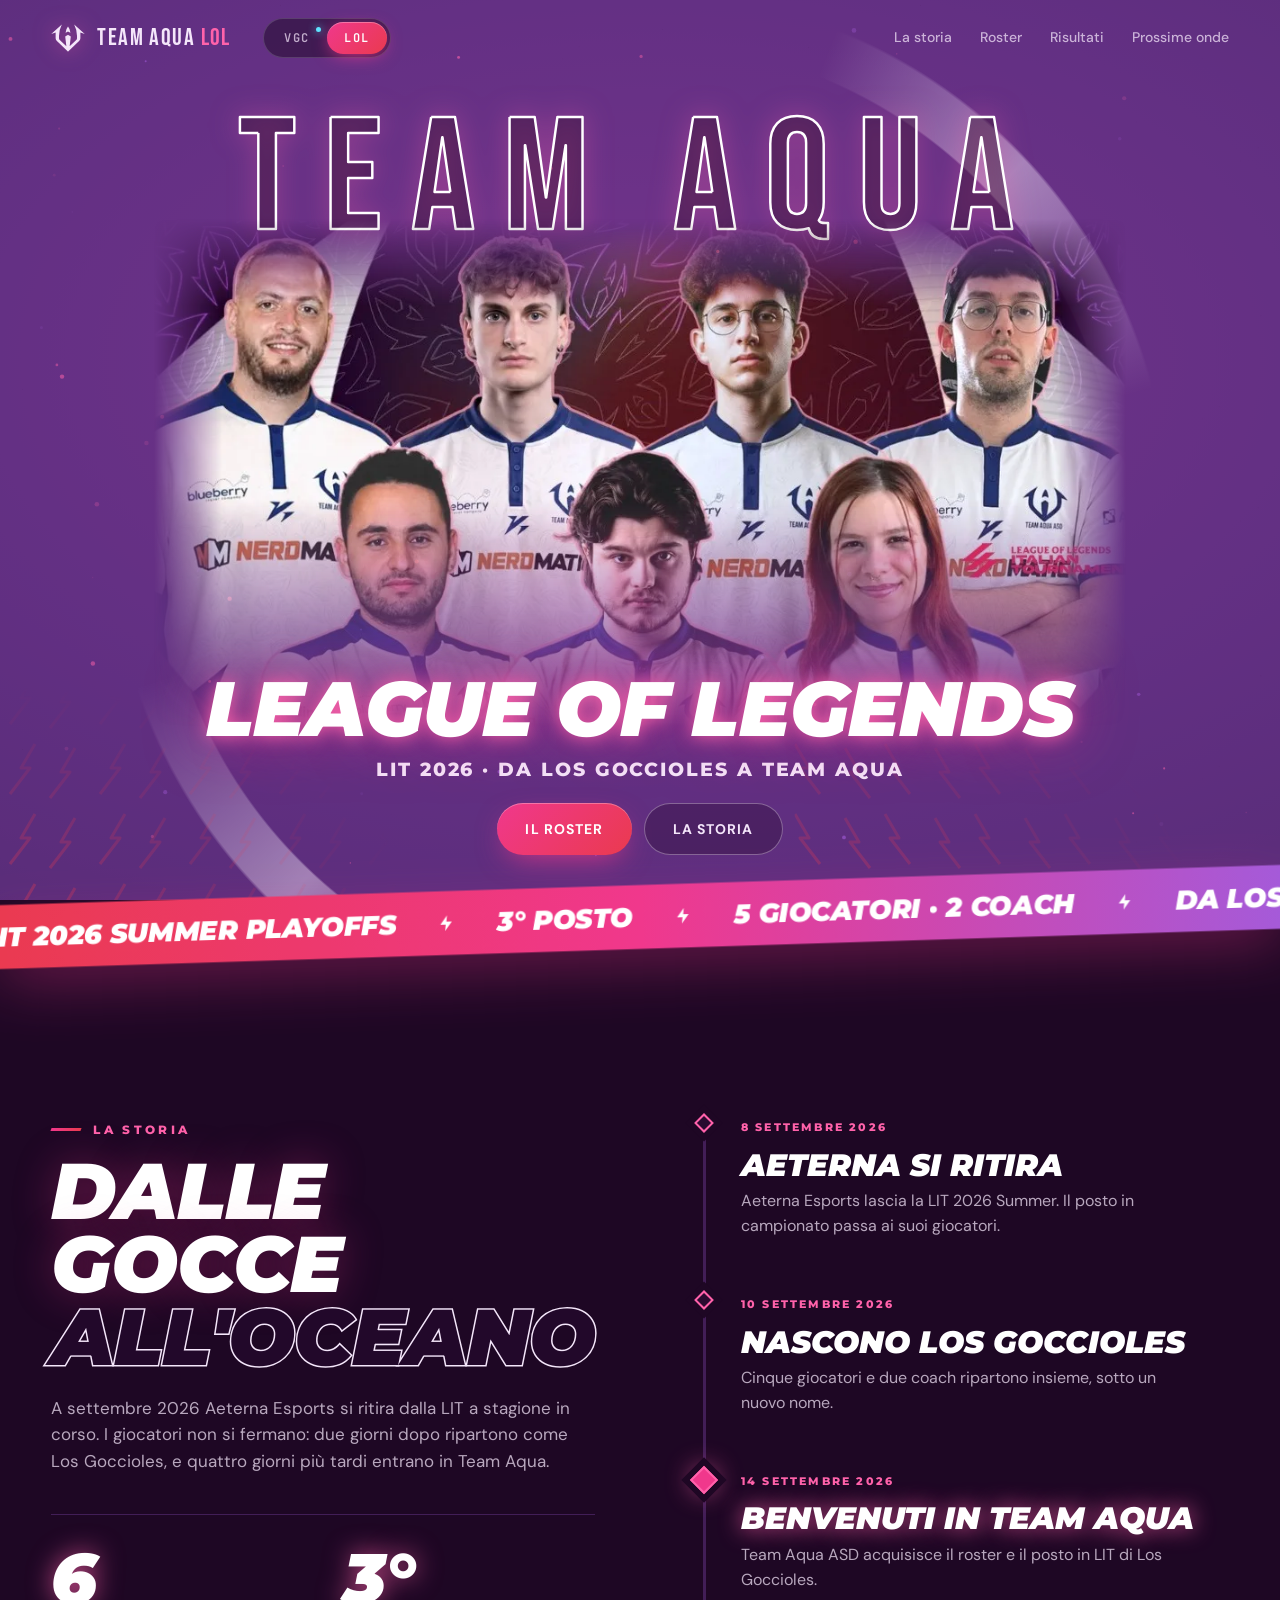
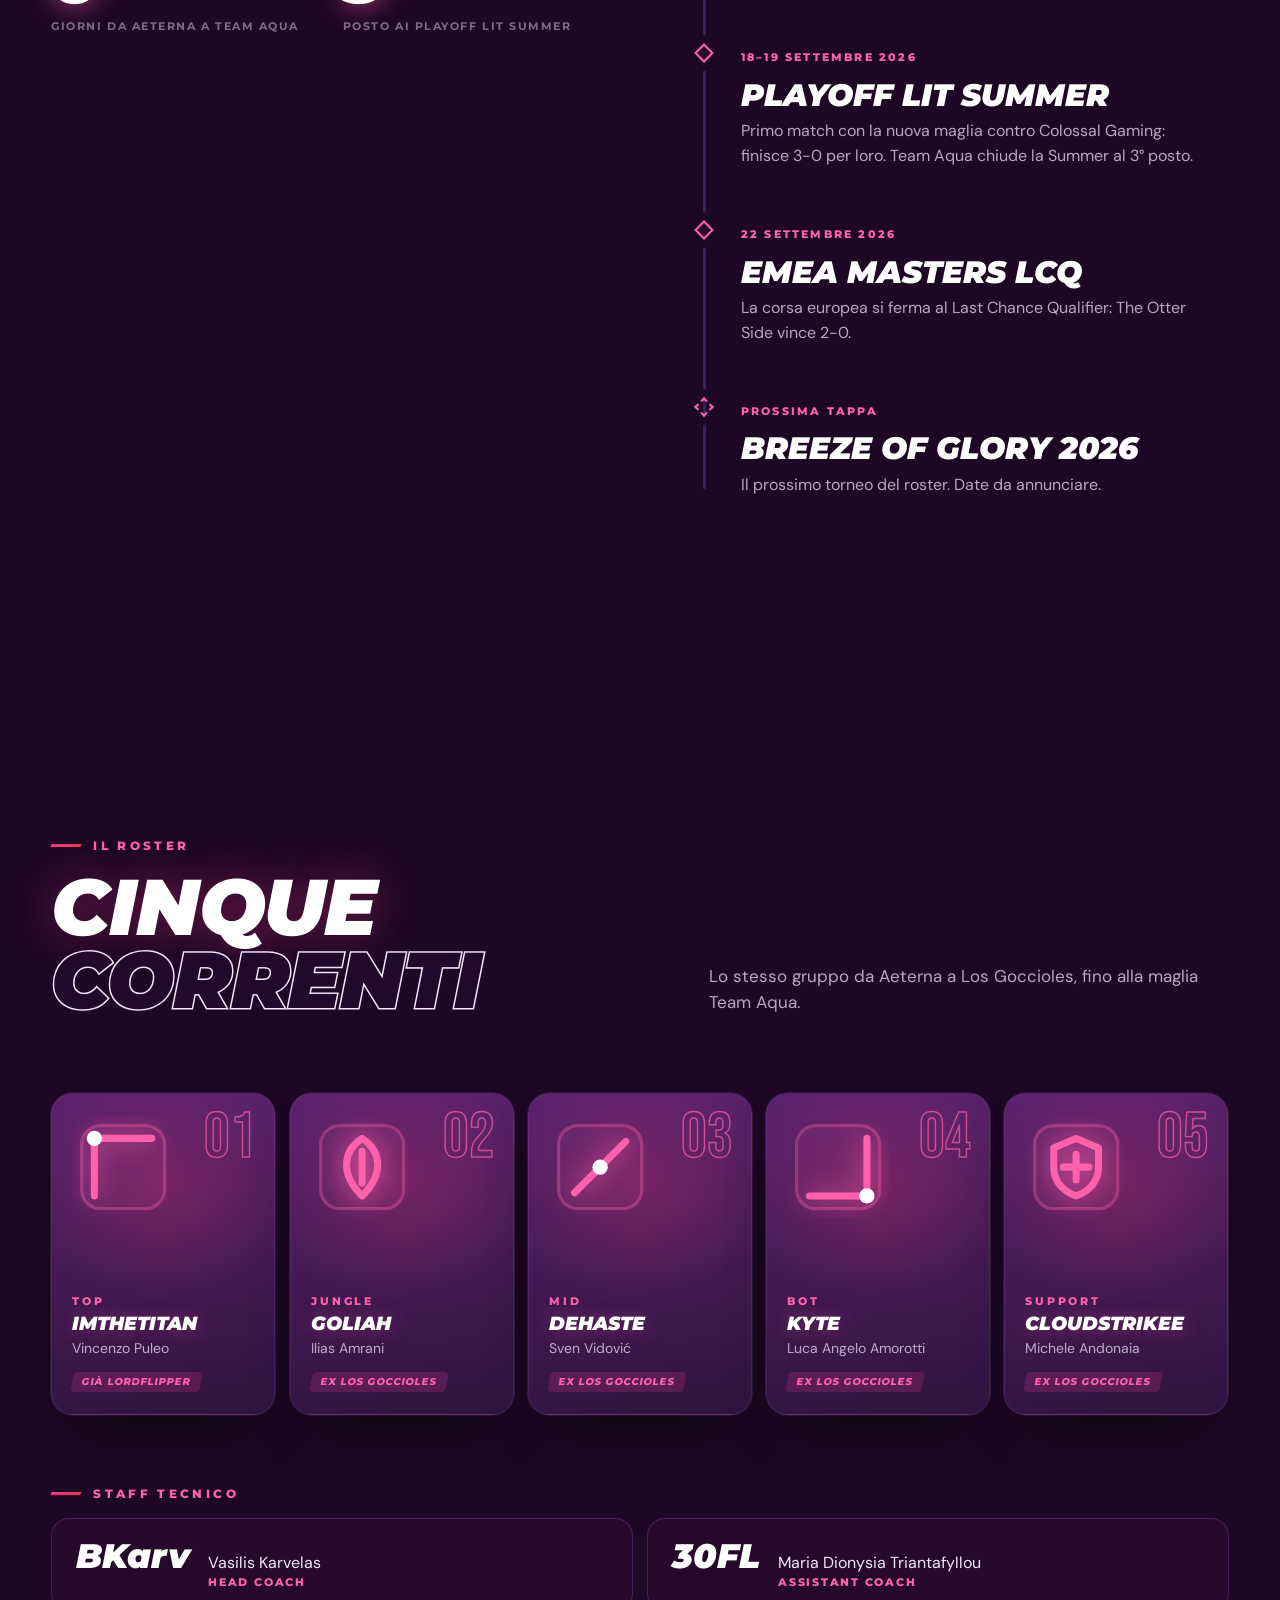
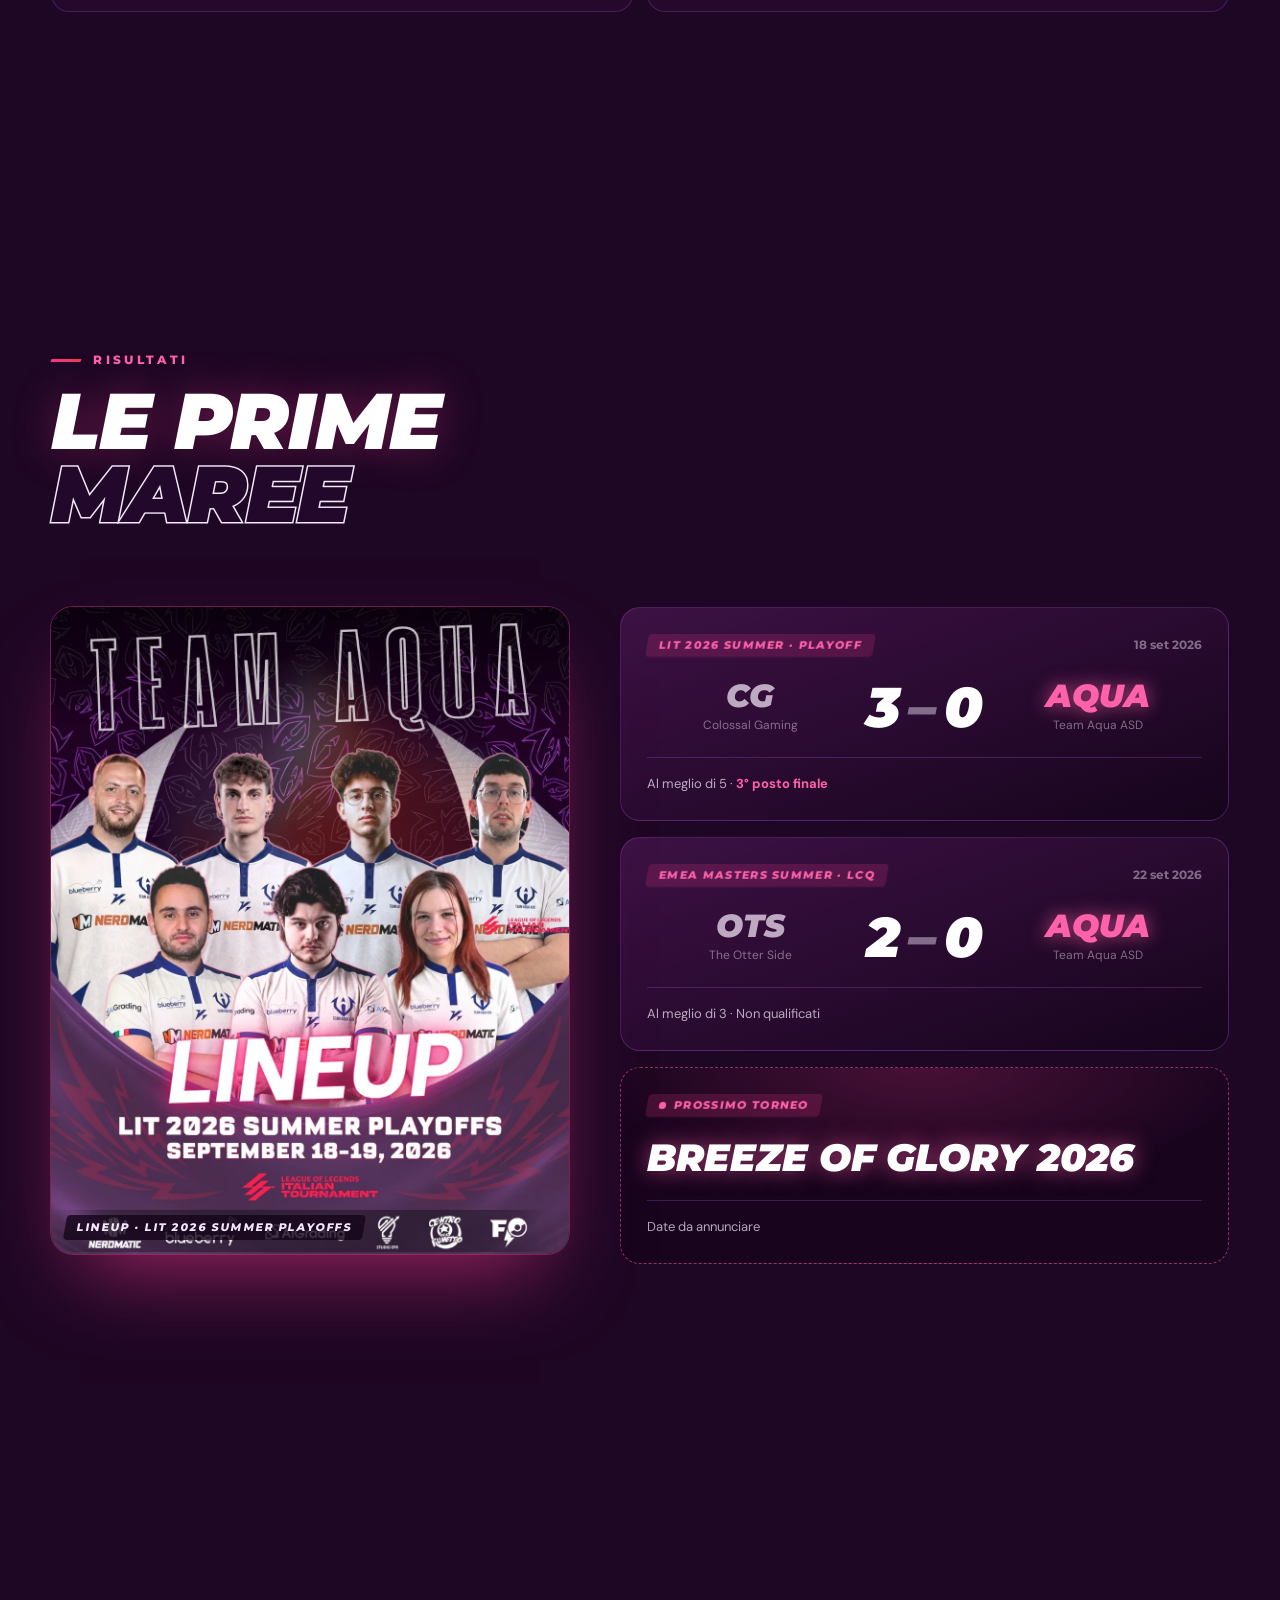
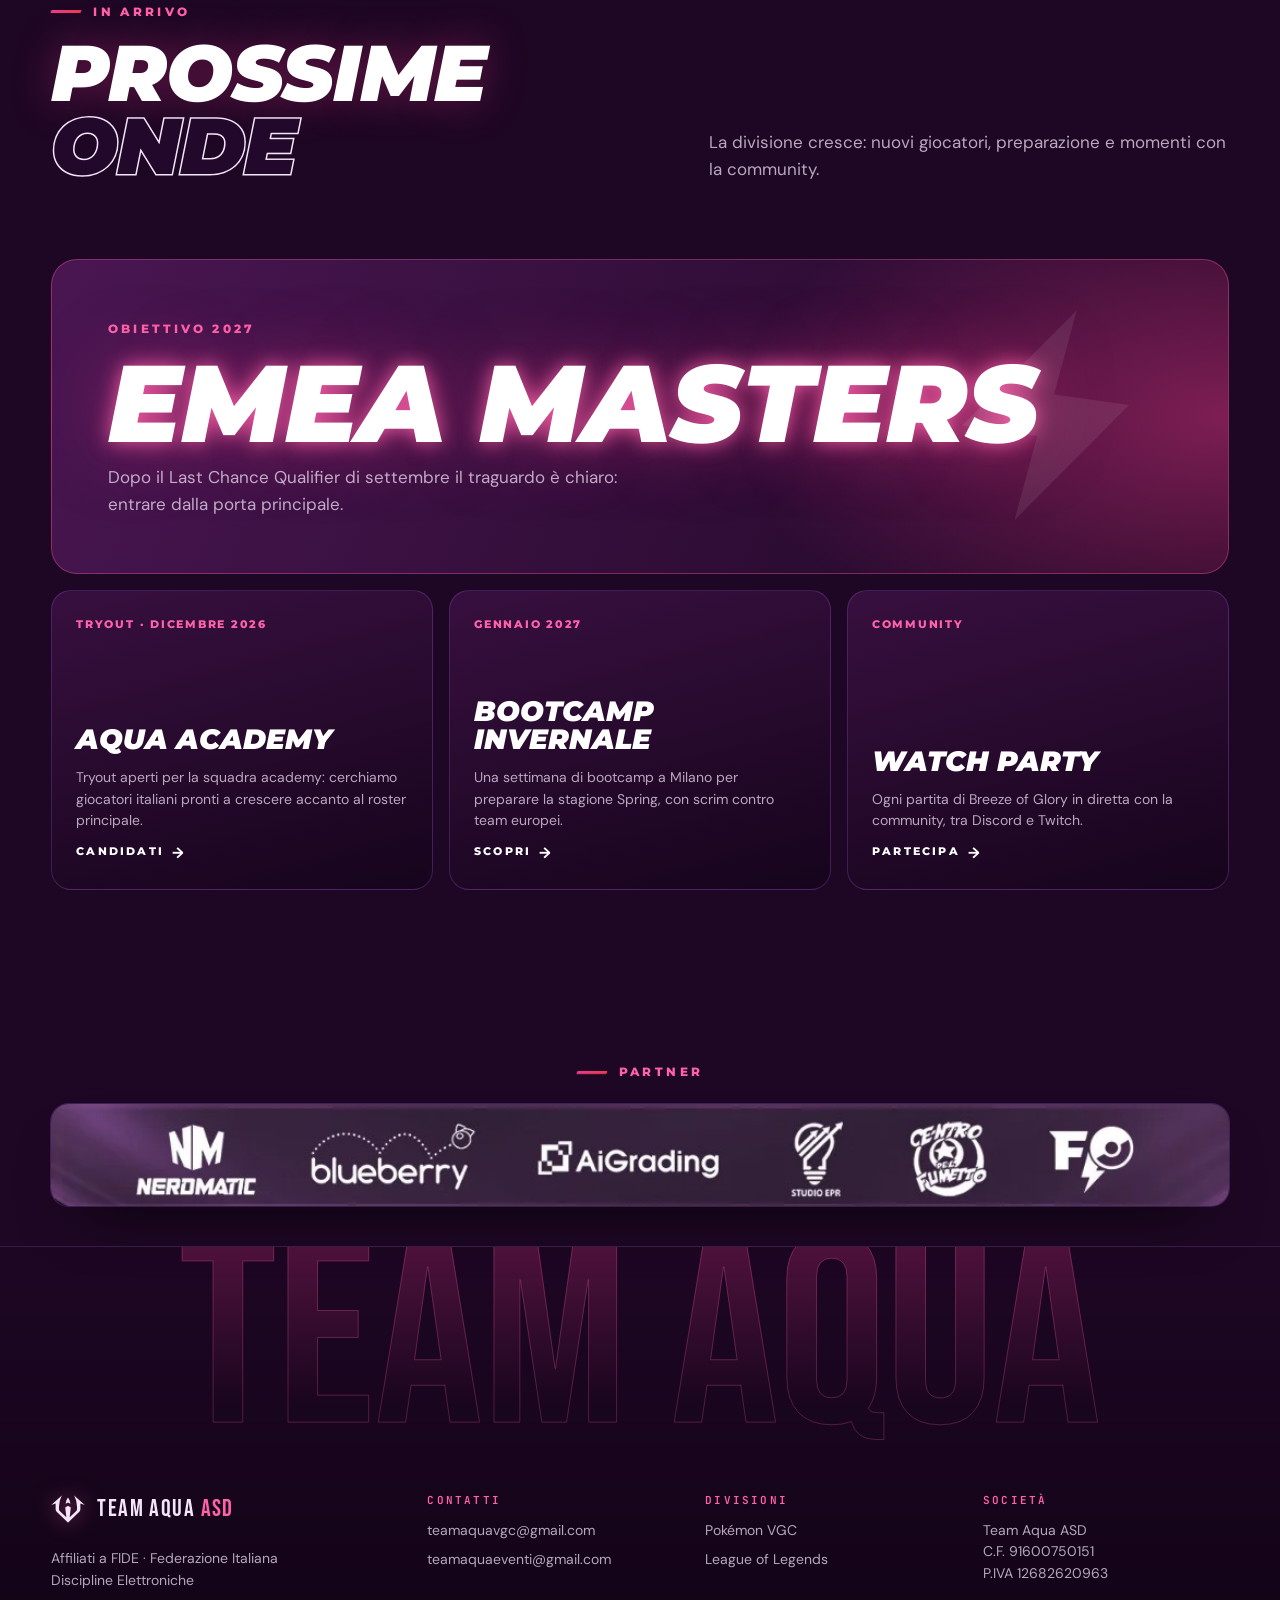
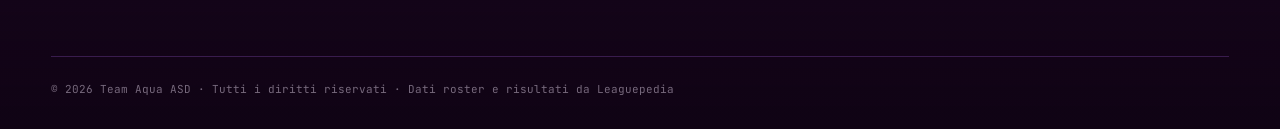
<file: lol.html>
<!doctype html>
<html lang="it">
<head>
  <meta charset="utf-8">
  <meta name="viewport" content="width=device-width, initial-scale=1, viewport-fit=cover">
  <title>Team Aqua ASD — League of Legends</title>
  <meta name="description" content="La divisione League of Legends di Team Aqua ASD: da Los Goccioles a Team Aqua. Lineup, storia, risultati e prossimi appuntamenti.">
  <meta name="theme-color" content="#2A0B30">
  <link rel="icon" href="assets/common/favicon-64.png">
  <link rel="apple-touch-icon" href="assets/common/apple-touch-icon.png">
  <link rel="preconnect" href="https://fonts.googleapis.com">
  <link rel="preconnect" href="https://fonts.gstatic.com" crossorigin>
  <link href="https://fonts.googleapis.com/css2?family=Bebas+Neue&family=DM+Sans:opsz,wght@9..40,400;9..40,500;9..40,700&family=JetBrains+Mono:wght@400;600&family=Montserrat:ital,wght@0,700;0,800;0,900;1,800;1,900&display=swap" rel="stylesheet">
  <link rel="preload" as="image" href="assets/lol/lineup-group.webp">
  <link rel="stylesheet" href="styles.css">
  <link rel="stylesheet" href="lol.css">
  <script>document.documentElement.classList.add('js'); try { if (sessionStorage.getItem('aqua-dive')) document.documentElement.classList.add('is-arriving'); } catch (e) {}</script>
</head>
<body class="lol">
  <svg width="0" height="0" style="position:absolute" aria-hidden="true">
    <defs>
      <symbol id="trident" viewBox="70 250 660 535">
        <path d="M280 255 L75 438 L160 410 L160 520 Q160 545 180 570 L392 775 Q400 782 408 775 L620 570 Q640 545 640 520 L640 410 L725 438 L520 255 Q575 360 575 480 L575 520 Q575 540 560 555 L432 680 L453 500 Q455 490 448 484 L405 457 Q400 454 395 457 L352 484 Q345 490 347 500 L368 680 L240 555 Q225 540 225 520 L225 480 Q225 360 280 255 Z"/>
        <path d="M400 295 Q440 340 447 418 L408 395 Q400 390 392 395 L353 418 Q360 340 400 295 Z"/>
      </symbol>
      <!-- Icone di ruolo originali: mini-mappa con la corsia evidenziata -->
      <symbol id="role-top" viewBox="0 0 32 32"><rect class="r-base" x="3" y="3" width="26" height="26" rx="6"/><path class="r-lane" d="M7 25V7h18"/><circle class="r-dot" cx="7" cy="7" r="2.4"/></symbol>
      <symbol id="role-jungle" viewBox="0 0 32 32"><rect class="r-base" x="3" y="3" width="26" height="26" rx="6"/><path class="r-lane" d="M16 7c6 4 7 11 0 18-7-7-6-14 0-18zM16 11v10"/></symbol>
      <symbol id="role-mid" viewBox="0 0 32 32"><rect class="r-base" x="3" y="3" width="26" height="26" rx="6"/><path class="r-lane" d="M8 24 24 8"/><circle class="r-dot" cx="16" cy="16" r="2.4"/></symbol>
      <symbol id="role-bot" viewBox="0 0 32 32"><rect class="r-base" x="3" y="3" width="26" height="26" rx="6"/><path class="r-lane" d="M7 25h18V7"/><circle class="r-dot" cx="25" cy="25" r="2.4"/></symbol>
      <symbol id="role-support" viewBox="0 0 32 32"><rect class="r-base" x="3" y="3" width="26" height="26" rx="6"/><path class="r-lane" d="M16 7l7 3v6c0 4.5-3 7.6-7 9-4-1.4-7-4.5-7-9v-6z"/><path class="r-lane" d="M16 12v8M12 16h8"/></symbol>
      <symbol id="bolt" viewBox="0 0 24 24"><path d="M13 2 4 14h7l-1 8 9-12h-7z"/></symbol>
    </defs>
  </svg>

  <div class="x-bg" aria-hidden="true"></div>
  <div class="cursor" aria-hidden="true"></div>

  <header class="nav" data-nav>
    <a class="nav__brand" href="index.html" data-dive="Pokémon VGC" aria-label="Team Aqua ASD, torna alla home">
      <svg class="nav__logo"><use href="#trident"/></svg>
      <span>Team Aqua <em>LoL</em></span>
    </a>
    <div class="switch" data-switch data-active="lol" role="group" aria-label="Scegli la divisione">
      <a class="switch__opt" href="index.html" data-dive="Pokémon VGC">VGC</a>
      <a class="switch__opt" href="lol.html" aria-current="page">LoL</a>
      <span class="switch__thumb" aria-hidden="true"></span>
    </div>
    <nav class="nav__links" aria-label="Principale">
      <a href="#storia">La storia</a>
      <a href="#roster">Roster</a>
      <a href="#risultati">Risultati</a>
      <a href="#onde">Prossime onde</a>
    </nav>
    <button class="nav__burger" type="button" aria-label="Apri il menu" aria-expanded="false" data-burger><span></span><span></span></button>
  </header>

  <main>
    <!-- HERO in stile locandina -->
    <section class="xhero" id="top" data-xhero>
      <div class="xhero__pattern" aria-hidden="true"></div>
      <div class="xhero__pattern xhero__pattern--lit" aria-hidden="true"></div>
      <div class="xhero__ring" aria-hidden="true"></div>
      <canvas class="xhero__sparks" data-sparks aria-hidden="true"></canvas>

      <h1 class="xhero__title">
        <span class="sr-only">Team Aqua · League of Legends</span>
        <svg viewBox="0 0 1000 170" aria-hidden="true" data-depth="12">
          <text x="500" y="152" text-anchor="middle">TEAM AQUA</text>
        </svg>
      </h1>

      <div class="xhero__photo" data-depth="-8">
        <img src="assets/lol/lineup-group.webp" alt="La lineup League of Legends di Team Aqua con la maglia del team" width="1080" height="600" fetchpriority="high">
      </div>

      <div class="xhero__bolts" aria-hidden="true"><i></i><i></i></div>

      <div class="xhero__bottom">
        <p class="xhero__big">League of Legends</p>
        <p class="xhero__sub">LIT 2026 · Da Los Goccioles a Team Aqua</p>
        <div class="xhero__actions">
          <a class="btn btn--magenta" data-magnetic href="#roster">Il roster</a>
          <a class="btn btn--ghost" href="#storia">La storia</a>
        </div>
      </div>
    </section>

    <!-- TICKER -->
    <section class="xticker" aria-label="In breve">
      <div class="xticker__track" data-ticker>
        <ul>
          <li>LIT 2026 Summer Playoffs</li>
          <li>3° posto</li>
          <li>5 giocatori · 2 coach</li>
          <li>Da Los Goccioles a Team Aqua</li>
          <li>Prossima tappa: Breeze of Glory 2026</li>
        </ul>
      </div>
    </section>

    <!-- STORIA (fonte: Leaguepedia) -->
    <section class="xsection xstory" id="storia">
      <header class="xstory__head">
        <p class="xkicker" data-reveal>La storia</p>
        <h2 class="xdisplay" data-reveal>Dalle gocce <span class="stroke">all'oceano</span></h2>
        <p class="xlead" data-reveal>A settembre 2026 Aeterna Esports si ritira dalla LIT a stagione in corso. I giocatori non si fermano: due giorni dopo ripartono come Los Goccioles, e quattro giorni più tardi entrano in Team Aqua.</p>
        <ul class="xstats" data-reveal>
          <li><strong data-count="6">0</strong><span>giorni da Aeterna a Team Aqua</span></li>
          <li><strong data-count="3" data-suffix="°">0</strong><span>posto ai playoff LIT Summer</span></li>
        </ul>
      </header>
      <ol class="xtimeline" data-timeline>
        <li data-reveal>
          <time datetime="2026-09-08">8 settembre 2026</time>
          <h3>Aeterna si ritira</h3>
          <p>Aeterna Esports lascia la LIT 2026 Summer. Il posto in campionato passa ai suoi giocatori.</p>
        </li>
        <li data-reveal>
          <time datetime="2026-09-10">10 settembre 2026</time>
          <h3>Nascono Los Goccioles</h3>
          <p>Cinque giocatori e due coach ripartono insieme, sotto un nuovo nome.</p>
        </li>
        <li class="is-key" data-reveal>
          <time datetime="2026-09-14">14 settembre 2026</time>
          <h3>Benvenuti in Team Aqua</h3>
          <p>Team Aqua ASD acquisisce il roster e il posto in LIT di Los Goccioles.</p>
        </li>
        <li data-reveal>
          <time datetime="2026-09-18">18–19 settembre 2026</time>
          <h3>Playoff LIT Summer</h3>
          <p>Primo match con la nuova maglia contro Colossal Gaming: finisce 3-0 per loro. Team Aqua chiude la Summer al 3° posto.</p>
        </li>
        <li data-reveal>
          <time datetime="2026-09-22">22 settembre 2026</time>
          <h3>EMEA Masters LCQ</h3>
          <p>La corsa europea si ferma al Last Chance Qualifier: The Otter Side vince 2-0.</p>
        </li>
        <li class="is-next" data-reveal>
          <time>Prossima tappa</time>
          <h3>Breeze of Glory 2026</h3>
          <p>Il prossimo torneo del roster. Date da annunciare.</p>
        </li>
      </ol>
    </section>

    <!-- ROSTER (fonte: Leaguepedia) -->
    <section class="xsection" id="roster">
      <header class="xhead">
        <div>
          <p class="xkicker" data-reveal>Il roster</p>
          <h2 class="xdisplay" data-reveal>Cinque <span class="stroke">correnti</span></h2>
        </div>
        <p class="xlead" data-reveal>Lo stesso gruppo da Aeterna a Los Goccioles, fino alla maglia Team Aqua.</p>
      </header>
      <div class="xroster" data-lroster></div>
      <div class="xstaff">
        <p class="xkicker" data-reveal>Staff tecnico</p>
        <div class="xstaff__row">
          <div class="xstaff__card" data-reveal><b>BKarv</b><span>Vasilis Karvelas</span><small>Head Coach</small></div>
          <div class="xstaff__card" data-reveal><b>30FL</b><span>Maria Dionysia Triantafyllou</span><small>Assistant Coach</small></div>
        </div>
      </div>
    </section>

    <!-- LINEUP + RISULTATI (fonte: Leaguepedia, locandina ufficiale) -->
    <section class="xsection xresults" id="risultati">
      <header class="xhead">
        <div>
          <p class="xkicker" data-reveal>Risultati</p>
          <h2 class="xdisplay" data-reveal>Le prime <span class="stroke">maree</span></h2>
        </div>
      </header>
      <div class="xresults__grid">
        <figure class="xposter holo" data-holo data-reveal>
          <img src="assets/lol/lineup-lit-2026.webp" alt="Locandina della lineup Team Aqua per i LIT 2026 Summer Playoffs del 18 e 19 settembre 2026" width="1080" height="1350" loading="lazy">
          <div class="holo__shine"></div>
          <figcaption>Lineup · LIT 2026 Summer Playoffs</figcaption>
        </figure>
        <div class="xmatches">
          <article class="xmatch" data-reveal>
            <header><span class="xtag">LIT 2026 Summer · Playoff</span><time datetime="2026-09-18">18 set 2026</time></header>
            <div class="xmatch__score">
              <div class="xmatch__team"><b>CG</b><small>Colossal Gaming</small></div>
              <div class="xmatch__num">3<i>–</i>0</div>
              <div class="xmatch__team xmatch__team--us"><b>AQUA</b><small>Team Aqua ASD</small></div>
            </div>
            <footer>Al meglio di 5 · <strong>3° posto finale</strong></footer>
          </article>
          <article class="xmatch" data-reveal>
            <header><span class="xtag">EMEA Masters Summer · LCQ</span><time datetime="2026-09-22">22 set 2026</time></header>
            <div class="xmatch__score">
              <div class="xmatch__team"><b>OTS</b><small>The Otter Side</small></div>
              <div class="xmatch__num">2<i>–</i>0</div>
              <div class="xmatch__team xmatch__team--us"><b>AQUA</b><small>Team Aqua ASD</small></div>
            </div>
            <footer>Al meglio di 3 · Non qualificati</footer>
          </article>
          <article class="xmatch xmatch--next" data-reveal>
            <header><span class="xtag xtag--live">Prossimo torneo</span></header>
            <p class="xmatch__next">Breeze of Glory 2026</p>
            <footer>Date da annunciare</footer>
          </article>
        </div>
      </div>
    </section>

    <!-- PROSSIME ONDE
         ⚠ CONTENUTO INVENTATO (segnaposto per il prototipo): academy, bootcamp,
         watch party e obiettivo 2027 non sono annunci reali. Da validare col team. -->
    <section class="xsection" id="onde">
      <header class="xhead">
        <div>
          <p class="xkicker" data-reveal>In arrivo</p>
          <h2 class="xdisplay" data-reveal>Prossime <span class="stroke">onde</span></h2>
        </div>
        <p class="xlead" data-reveal>La divisione cresce: nuovi giocatori, preparazione e momenti con la community.</p>
      </header>
      <div class="xgoal" data-reveal>
        <span class="xgoal__label">Obiettivo 2027</span>
        <p class="xgoal__title">EMEA Masters</p>
        <p class="xgoal__text">Dopo il Last Chance Qualifier di settembre il traguardo è chiaro: entrare dalla porta principale.</p>
        <svg class="xgoal__bolt" aria-hidden="true"><use href="#bolt"/></svg>
      </div>
      <div class="xcards">
        <a class="xcard" href="#onde" data-reveal>
          <span class="xcard__meta">Tryout · Dicembre 2026</span>
          <h3>Aqua Academy</h3>
          <p>Tryout aperti per la squadra academy: cerchiamo giocatori italiani pronti a crescere accanto al roster principale.</p>
          <span class="xcard__go">Candidati</span>
        </a>
        <a class="xcard" href="#onde" data-reveal>
          <span class="xcard__meta">Gennaio 2027</span>
          <h3>Bootcamp invernale</h3>
          <p>Una settimana di bootcamp a Milano per preparare la stagione Spring, con scrim contro team europei.</p>
          <span class="xcard__go">Scopri</span>
        </a>
        <a class="xcard" href="#onde" data-reveal>
          <span class="xcard__meta">Community</span>
          <h3>Watch party</h3>
          <p>Ogni partita di Breeze of Glory in diretta con la community, tra Discord e Twitch.</p>
          <span class="xcard__go">Partecipa</span>
        </a>
      </div>
    </section>

    <!-- PARTNER (barra sponsor della locandina) -->
    <section class="xsponsors" aria-label="Partner">
      <p class="xkicker">Partner</p>
      <img src="assets/lol/sponsor-bar.webp" alt="Partner: Nerdmatic, Blueberry, AiGrading, Studio EPR, Centro del Fumetto" width="1080" height="94" loading="lazy">
    </section>

  </main>

  <footer class="footer xfooter">
    <div class="footer__big" aria-hidden="true">Team Aqua</div>
    <div class="footer__grid">
      <div>
        <a class="nav__brand" href="index.html" data-dive="Pokémon VGC"><svg class="nav__logo"><use href="#trident"/></svg><span>Team Aqua <em>ASD</em></span></a>
        <p class="footer__note">Affiliati a FIDE · Federazione Italiana Discipline Elettroniche</p>
      </div>
      <div>
        <h4>Contatti</h4>
        <a href="mailto:teamaquavgc@gmail.com">teamaquavgc@gmail.com</a>
        <a href="mailto:teamaquaeventi@gmail.com">teamaquaeventi@gmail.com</a>
      </div>
      <div>
        <h4>Divisioni</h4>
        <a href="index.html" data-dive="Pokémon VGC">Pokémon VGC</a>
        <a href="#top">League of Legends</a>
      </div>
      <div>
        <h4>Società</h4>
        <p>Team Aqua ASD<br>C.F. 91600750151<br>P.IVA 12682620963</p>
      </div>
    </div>
    <p class="footer__legal">© 2026 Team Aqua ASD · Tutti i diritti riservati · Dati roster e risultati da Leaguepedia</p>
  </footer>

  <script src="lol.js" type="module"></script>
</body>
</html>
</file>
<file: styles.css>
/* ==========================================================
   Team Aqua ASD — Home prototype
   Brand: navy #070E6B · royal #0165D5 · electric #0D78F2
   ========================================================== */

:root {
  --abyss: #020414;
  --deep: #040A3D;
  --navy: #070E6B;
  --royal: #0165D5;
  --electric: #0D78F2;
  --cyan: #5FE3FF;
  --foam: #EAF4FF;
  --muted: rgba(234, 244, 255, .68);
  --faint: rgba(234, 244, 255, .4);
  --line: rgba(234, 244, 255, .12);
  --glass: rgba(13, 40, 140, .22);

  --font-display: 'Bebas Neue', Impact, 'Arial Narrow', sans-serif;
  --font-body: 'DM Sans', system-ui, -apple-system, sans-serif;
  --font-mono: 'JetBrains Mono', ui-monospace, Menlo, monospace;

  --gutter: clamp(16px, 4vw, 56px);
  --maxw: 1320px;
  --radius: 28px;
  --ease: cubic-bezier(.2, .8, .2, 1);
}

*, *::before, *::after { box-sizing: border-box; }
html { scroll-behavior: smooth; -webkit-text-size-adjust: 100%; }
body {
  margin: 0;
  background: var(--abyss);
  color: var(--foam);
  font-family: var(--font-body);
  font-size: 16px;
  line-height: 1.55;
  overflow-x: hidden;
  -webkit-font-smoothing: antialiased;
}
img { display: block; max-width: 100%; }
main, .footer { overflow-x: clip; }
a { color: inherit; text-decoration: none; }
h1, h2, h3, h4 { margin: 0; font-weight: 400; }
p { margin: 0; }
:focus-visible { outline: 2px solid var(--cyan); outline-offset: 3px; border-radius: 6px; }
::selection { background: var(--electric); color: #fff; }

/* Sfondo che "scende" con lo scroll (colore aggiornato da JS) */
.depth-bg {
  position: fixed; inset: 0; z-index: -3;
  background: var(--navy);
}
.depth-dark { /* velo dell'abisso: cambia solo l'opacità, gestita dalla scheda grafica */
  position: fixed; inset: 0; z-index: -3; pointer-events: none;
  background: linear-gradient(#030A45, #020414 60%);
  opacity: 0; will-change: opacity;
}
.depth-bg::before {
  content: ''; position: absolute; inset: 0;
  background:
    radial-gradient(60% 40% at 80% 0%, rgba(13, 120, 242, .25), transparent 70%),
    radial-gradient(50% 50% at 0% 60%, rgba(95, 227, 255, .07), transparent 70%);
}
.depth-bg::after { /* pattern a pinne del brand */
  content: ''; position: absolute; inset: 0;
  background: url('assets/common/pattern-lines.webp') center / 900px auto repeat; /* già bianco su trasparente: nessun filtro */
  opacity: .05;
}

/* ---------- Cursore ---------- */
.cursor {
  position: fixed; left: 0; top: 0; z-index: 100;
  width: 34px; height: 34px; margin: -17px 0 0 -17px;
  border: 1.5px solid rgba(95, 227, 255, .7);
  border-radius: 50%;
  pointer-events: none;
  transform: translate3d(var(--x, -100px), var(--y, -100px), 0) scale(var(--s, 1));
  transition: width .25s var(--ease), height .25s var(--ease), margin .25s var(--ease), background-color .25s, border-color .25s;
}
.cursor.is-hover { width: 64px; height: 64px; margin: -32px 0 0 -32px; background: rgba(95, 227, 255, .12); border-color: var(--cyan); }
@media (pointer: coarse) { .cursor { display: none; } }

/* ---------- Bottoni ---------- */
.btn {
  --mx: 0px; --my: 0px;
  position: relative; display: inline-flex; align-items: center; justify-content: center; gap: 10px;
  min-height: 52px; padding: 0 28px;
  border-radius: 999px;
  font: 700 14px/1 var(--font-body);
  letter-spacing: .08em; text-transform: uppercase;
  transform: translate(var(--mx), var(--my));
  transition: transform .35s var(--ease), background-color .25s, color .25s, border-color .25s, box-shadow .35s;
  overflow: hidden; isolation: isolate;
  white-space: nowrap;
}
.btn--primary {
  background: linear-gradient(135deg, var(--electric), var(--royal));
  color: #fff;
  box-shadow: 0 10px 30px -10px rgba(13, 120, 242, .8), inset 0 1px 0 rgba(255, 255, 255, .25);
}
.btn--primary::after {
  content: ''; position: absolute; inset: 0; z-index: -1;
  background: linear-gradient(120deg, transparent 30%, rgba(255, 255, 255, .45) 50%, transparent 70%);
  transform: translateX(-120%);
  transition: transform .8s var(--ease);
}
.btn--primary:hover::after { transform: translateX(120%); }
.btn--primary:hover { box-shadow: 0 16px 40px -10px rgba(95, 227, 255, .7), inset 0 1px 0 rgba(255, 255, 255, .3); }
.btn--ghost { border: 1px solid rgba(234, 244, 255, .3); color: var(--foam); background: rgba(7, 14, 107, .15); }
.btn--ghost:hover { border-color: var(--cyan); color: #fff; background: rgba(13, 120, 242, .2); }
.btn--small { min-height: 40px; padding: 0 20px; font-size: 12px; }

/* ---------- Nav ---------- */
.nav {
  position: fixed; top: 0; left: 0; right: 0; z-index: 50;
  display: flex; align-items: center; gap: 32px;
  padding: 18px var(--gutter);
  transition: background-color .4s, padding .4s var(--ease), border-color .4s;
  border-bottom: 1px solid transparent;
}
.nav.is-scrolled {
  padding-top: 12px; padding-bottom: 12px;
  background: rgba(4, 10, 61, .9);
  border-color: var(--line);
}
.nav__brand { display: inline-flex; align-items: center; gap: 12px; font: 400 24px/1 var(--font-display); letter-spacing: .06em; }
.nav__brand em { font-style: normal; color: var(--cyan); }
.nav__logo { width: 34px; height: 28px; fill: currentColor; filter: drop-shadow(0 0 10px rgba(95, 227, 255, .5)); }
.nav__links { display: flex; gap: 28px; margin-left: auto; }
.nav__links a {
  position: relative; font-size: 14px; font-weight: 500; color: var(--muted);
  transition: color .2s;
}
.nav__links a::after {
  content: ''; position: absolute; left: 0; right: 0; bottom: -6px; height: 2px;
  background: var(--cyan); border-radius: 2px;
  transform: scaleX(0); transform-origin: right; transition: transform .35s var(--ease);
}
.nav__links a:hover { color: #fff; }
.nav__links a:hover::after { transform: scaleX(1); transform-origin: left; }
.nav__burger { display: none; }

@media (max-width: 860px) {
  .nav { gap: 16px; }
  .nav__links {
    position: fixed; inset: 0; z-index: -1;
    flex-direction: column; justify-content: center; align-items: center; gap: 22px;
    margin: 0;
    background: rgba(2, 4, 20, .94);
    opacity: 0; pointer-events: none;
    transition: opacity .4s var(--ease);
  }
  .nav__links a { font: 400 44px/1 var(--font-display); color: var(--foam); letter-spacing: .04em; }
  .nav.is-open .nav__links { opacity: 1; pointer-events: auto; }
  .nav__cta { margin-left: auto; }
  .nav__burger {
    display: grid; place-content: center; gap: 6px;
    width: 44px; height: 44px; padding: 0;
    border: 1px solid var(--line); border-radius: 50%;
    background: rgba(7, 14, 107, .3); color: var(--foam); cursor: pointer;
  }
  .nav__burger span { display: block; width: 18px; height: 2px; background: currentColor; border-radius: 2px; transition: transform .35s var(--ease); }
  .nav.is-open .nav__burger span:first-child { transform: translateY(4px) rotate(45deg); }
  .nav.is-open .nav__burger span:last-child { transform: translateY(-4px) rotate(-45deg); }
}

/* ---------- Profondimetro ---------- */
.depth {
  position: fixed; left: calc(var(--gutter) - 4px); top: 50%; z-index: 40;
  display: flex; flex-direction: column; align-items: center; gap: 12px;
  transform: translateY(-50%);
  font-family: var(--font-mono);
  pointer-events: none;
}
.depth__readout { display: flex; align-items: baseline; gap: 2px; font-size: 12px; font-weight: 600; color: var(--cyan); writing-mode: vertical-rl; transform: rotate(180deg); }
.depth__unit { opacity: .6; }
.depth__track { position: relative; width: 2px; height: 140px; background: var(--line); border-radius: 2px; overflow: hidden; }
.depth__fill { position: absolute; left: 0; top: 0; width: 100%; height: 100%; background: linear-gradient(var(--cyan), var(--electric)); transform-origin: top; transform: scaleY(var(--p, 0)); }
.depth__label { font-size: 10px; letter-spacing: .2em; text-transform: uppercase; color: var(--faint); writing-mode: vertical-rl; transform: rotate(180deg); white-space: nowrap; }
@media (max-width: 1100px) { .depth { display: none; } }

/* ---------- HERO ---------- */
.hero {
  position: relative;
  height: 100vh; height: 100svh; min-height: 620px;
  overflow: hidden; isolation: isolate;
  cursor: crosshair;
}
.hero__water {
  position: absolute; inset: 0; width: 100%; height: 100%; z-index: -2;
  background: radial-gradient(120% 90% at 50% 0%, var(--royal), var(--navy) 55%, var(--abyss));
}
.hero__trident { position: absolute; inset: 0; width: 100%; height: 100%; z-index: 0; pointer-events: none; }
.hero__title {
  position: absolute; left: 0; right: 0; top: 21%; z-index: -1;
  margin: 0;
  transform: translateY(-50%);
  font: 400 clamp(84px, 19vw, 340px)/.8 var(--font-display);
  letter-spacing: .01em;
  text-align: center; text-transform: uppercase; white-space: nowrap;
  color: rgba(234, 244, 255, .1);
  pointer-events: none; user-select: none;
}
.hero__title .ch {
  display: inline-block;
  color: transparent;
  -webkit-text-stroke: 1.5px rgba(234, 244, 255, .26);
  background: linear-gradient(180deg, rgba(234, 244, 255, .2) 0%, rgba(95, 227, 255, .05) 60%, transparent 100%);
  -webkit-background-clip: text; background-clip: text;
  opacity: 0; transform: translateY(40%) scaleY(1.4);
}
.hero__title .sp { display: inline-block; width: .22em; }
.is-ready .hero__title .ch {
  animation: rise 1.4s var(--ease) forwards;
  animation-delay: calc(var(--i) * 70ms + 400ms);
}
@keyframes rise { to { opacity: 1; transform: none; } }

.hero__content {
  position: absolute; left: var(--gutter); right: var(--gutter); bottom: clamp(28px, 7vh, 72px);
  display: flex; justify-content: space-between; align-items: flex-end; gap: 32px;
}
.hero__text, .hero__actions { opacity: 0; transform: translateY(24px); transition: opacity 1s var(--ease) 1.6s, transform 1s var(--ease) 1.6s; }
.hero__actions { display: flex; gap: 12px; transition-delay: 1.8s; }
.is-ready .hero__text, .is-ready .hero__actions { opacity: 1; transform: none; }
.hero__badge {
  display: inline-flex; align-items: center; gap: 10px;
  margin-bottom: 18px; padding: 8px 14px 8px 12px;
  border: 1px solid rgba(95, 227, 255, .35); border-radius: 999px;
  background: rgba(2, 4, 20, .35);
  font: 600 11px/1.2 var(--font-mono); letter-spacing: .08em; text-transform: uppercase; color: var(--cyan);
}
.pulse { position: relative; width: 8px; height: 8px; border-radius: 50%; background: var(--cyan); flex: none; }
.pulse::after { content: ''; position: absolute; inset: -4px; border-radius: 50%; border: 1px solid var(--cyan); animation: ping 1.8s var(--ease) infinite; }
@keyframes ping { from { transform: scale(.5); opacity: 1; } to { transform: scale(2.2); opacity: 0; } }
.hero__lead { max-width: 440px; color: var(--muted); font-size: 17px; text-wrap: pretty; }

.hero__scroll {
  position: absolute; left: 50%; bottom: 22px; transform: translateX(-50%);
  display: flex; flex-direction: column; align-items: center; gap: 10px;
  font: 600 10px/1 var(--font-mono); letter-spacing: .3em; text-transform: uppercase; color: var(--faint);
}
.hero__scroll i { position: relative; width: 1px; height: 44px; background: var(--line); overflow: hidden; }
.hero__scroll i::after { content: ''; position: absolute; left: 0; top: 0; width: 100%; height: 50%; background: var(--cyan); transform: translateY(-100%); animation: drip 2s var(--ease) infinite; }
@keyframes drip { to { transform: translateY(200%); } }
.hero__hint {
  position: absolute; right: var(--gutter); top: 96px;
  font: 400 11px/1 var(--font-mono); letter-spacing: .1em; color: var(--faint);
  opacity: 0; transition: opacity 1s 3s;
}
.is-ready .hero__hint { opacity: 1; }

@media (max-width: 860px) {
  .hero__title { top: 15%; font-size: 21vw; }
  .hero__content { flex-direction: column; align-items: stretch; bottom: 84px; gap: 20px; }
  .hero__lead { font-size: 15px; }
  .hero__actions .btn { flex: 1; padding: 0 16px; }
  .hero__hint, .hero__scroll span { display: none; }
}
@media (max-width: 380px) { .hero__actions .btn--ghost { display: none; } }

/* ---------- Ticker ---------- */
.ticker {
  position: relative; z-index: 2;
  padding: 22px 0;
  background: linear-gradient(90deg, var(--royal), var(--electric) 50%, var(--royal));
  transform: rotate(-1.5deg) scale(1.02);
  margin: -18px 0 0;
  box-shadow: 0 20px 60px -20px rgba(13, 120, 242, .7);
  overflow: hidden;
}
.ticker__track { display: flex; width: max-content; animation: marquee 48s linear infinite; }
.ticker:hover .ticker__track { animation-play-state: paused; }
.ticker__list { display: flex; margin: 0; padding: 0; list-style: none; }
.ticker__list li {
  display: flex; align-items: baseline; gap: 12px; flex: none;
  padding: 0 28px;
  font: 400 30px/1 var(--font-display); letter-spacing: .03em; color: rgba(255, 255, 255, .7);
  white-space: nowrap;
}
.ticker__list li b { font-weight: 400; color: #fff; }
.ticker__list li::after { content: ''; width: 18px; height: 15px; margin-left: 44px; align-self: center; background: url("data:image/svg+xml,%3Csvg xmlns='http://www.w3.org/2000/svg' viewBox='70 250 660 535'%3E%3Cpath fill='%23fff' d='M280 255 L75 438 L160 410 L160 520 Q160 545 180 570 L392 775 Q400 782 408 775 L620 570 Q640 545 640 520 L640 410 L725 438 L520 255 Q575 360 575 480 L575 520 Q575 540 560 555 L432 680 L453 500 Q455 490 448 484 L405 457 Q400 454 395 457 L352 484 Q345 490 347 500 L368 680 L240 555 Q225 540 225 520 L225 480 Q225 360 280 255 Z'/%3E%3C/svg%3E") center / contain no-repeat; opacity: .8; }
@keyframes marquee { to { transform: translateX(-50%); } }

/* ---------- Sezioni ---------- */
.section { position: relative; max-width: var(--maxw); margin: 0 auto; padding: clamp(60px, 7vw, 104px) var(--gutter); }
.kicker {
  display: inline-flex; align-items: center; gap: 10px;
  margin-bottom: 18px;
  font: 600 12px/1 var(--font-mono); letter-spacing: .24em; text-transform: uppercase; color: var(--cyan);
}
.kicker::before { content: ''; width: 28px; height: 1px; background: currentColor; }
.display { font: 400 clamp(56px, 9vw, 132px)/.86 var(--font-display); letter-spacing: .005em; text-transform: uppercase; }
.outline { color: transparent; -webkit-text-stroke: 1.5px var(--foam); }
.lead { max-width: 520px; margin-top: 24px; color: var(--muted); font-size: 17px; text-wrap: pretty; }
.section-head { margin-bottom: clamp(36px, 5vw, 64px); }
.section-head--row { display: flex; justify-content: space-between; align-items: flex-end; gap: 32px; flex-wrap: wrap; }
.section-head--row .lead { margin-top: 0; }

/* nascosti solo se JavaScript è attivo: senza JS i contenuti restano sempre visibili */
.js [data-reveal] { opacity: 0; transform: translateY(40px); transition: opacity 1s var(--ease), transform 1s var(--ease); transition-delay: var(--d, 0s); }
.js [data-reveal].is-in { opacity: 1; transform: none; }

/* ---------- Olografico ---------- */
.holo {
  --rx: 0deg; --ry: 0deg; --mx: 50%; --my: 50%;
  position: relative; overflow: hidden;
  border-radius: 22px;
  transform: perspective(900px) rotateX(var(--rx)) rotateY(var(--ry));
  transition: transform .5s var(--ease), box-shadow .5s;
  box-shadow: 0 30px 60px -30px rgba(0, 0, 0, .8), 0 0 0 1px rgba(234, 244, 255, .1);
  will-change: transform;
}
.holo.is-tilting { transition: transform .08s linear, box-shadow .5s; box-shadow: 0 40px 80px -30px rgba(13, 120, 242, .6), 0 0 0 1px rgba(95, 227, 255, .4); }
.holo img { width: 100%; height: 100%; object-fit: cover; object-position: top; }
.holo__shine {
  position: absolute; inset: 0; pointer-events: none;
  background:
    radial-gradient(circle at var(--mx) var(--my), rgba(255, 255, 255, .45), transparent 45%),
    linear-gradient(115deg, transparent 20%, rgba(95, 227, 255, .5) 38%, rgba(160, 120, 255, .35) 48%, rgba(13, 120, 242, .45) 58%, transparent 78%);
  background-size: 100% 100%, 260% 260%;
  background-position: center, var(--mx) var(--my);
  mix-blend-mode: color-dodge;
  opacity: 0; transition: opacity .4s;
}
.holo.is-tilting .holo__shine { opacity: .7; }
@keyframes spin { to { transform: translate(-50%, -50%) rotate(360deg); } }

/* ---------- Roster Gini ---------- */
.gini__grid { display: grid; grid-template-columns: repeat(3, 1fr); gap: 24px; }
.player {
  position: relative;
  display: flex; flex-direction: column;
  padding: 12px;
  border: 1px solid var(--line);
  border-radius: var(--radius);
  background: linear-gradient(180deg, rgba(13, 120, 242, .14), rgba(4, 10, 61, .5));
  transition: border-color .4s;
}
.player:hover { border-color: rgba(95, 227, 255, .35); }
.player__photo { aspect-ratio: 384 / 470; }
.player__num { position: absolute; top: 14px; left: 16px; z-index: 2; font: 600 12px/1 var(--font-mono); letter-spacing: .1em; color: rgba(255, 255, 255, .8); }
.player__name {
  position: absolute; left: 0; right: 0; bottom: 0; z-index: 2;
  padding: 60px 20px 16px;
  background: linear-gradient(transparent, rgba(4, 10, 61, .92));
  font: 400 58px/.85 var(--font-display); text-transform: uppercase;
}
.player__name span { display: block; color: transparent; -webkit-text-stroke: 1.2px #fff; font-size: .62em; letter-spacing: .06em; }
.player__body { padding: 18px 8px 8px; display: flex; flex-direction: column; gap: 16px; flex: 1; }
.player__tabs { display: flex; flex-direction: column; gap: 6px; }
.tab {
  display: flex; align-items: center; justify-content: space-between; gap: 12px;
  width: 100%; padding: 11px 14px;
  border: 1px solid var(--line); border-radius: 14px;
  background: rgba(2, 4, 20, .25); color: var(--muted);
  font: 500 13px/1.25 var(--font-body); text-align: left;
  cursor: pointer;
  transition: background-color .25s, color .25s, border-color .25s;
}
.tab b { display: block; font: 400 19px/1 var(--font-display); letter-spacing: .04em; color: var(--foam); }
.tab small { font-size: 12px; color: var(--faint); }
.tab__arrow { width: 18px; height: 18px; flex: none; opacity: .4; transition: transform .3s var(--ease), opacity .3s; }
.tab:hover { border-color: rgba(95, 227, 255, .35); color: #fff; }
.tab[aria-selected="true"] { background: linear-gradient(135deg, rgba(13, 120, 242, .55), rgba(1, 101, 213, .35)); border-color: rgba(95, 227, 255, .5); }
.tab[aria-selected="true"] small { color: rgba(234, 244, 255, .8); }
.tab[aria-selected="true"] .tab__arrow { opacity: 1; transform: rotate(90deg); }

.team { display: grid; grid-template-columns: repeat(3, 1fr); gap: 8px; margin-top: auto; }
.mon {
  position: relative; margin: 0;
  display: flex; flex-direction: column; align-items: center; justify-content: flex-end;
  height: 128px; padding: 8px 4px 10px;
  border-radius: 16px;
  background: radial-gradient(80% 60% at 50% 100%, rgba(95, 227, 255, .16), transparent 70%), rgba(2, 4, 20, .3);
  border: 1px solid rgba(234, 244, 255, .06);
  overflow: hidden;
}
.mon::before { /* pedana d'acqua */
  content: ''; position: absolute; left: 50%; bottom: 28px; width: 60%; height: 10px;
  transform: translateX(-50%);
  border-radius: 50%;
  background: radial-gradient(rgba(95, 227, 255, .45), transparent 70%);
}
.mon img {
  position: relative;
  max-width: 100%; max-height: 82px; width: auto; height: auto;
  margin-bottom: 6px;
  filter: drop-shadow(0 6px 10px rgba(0, 0, 0, .45));
}
.mon figcaption { font: 500 10px/1.2 var(--font-mono); letter-spacing: .04em; color: var(--muted); text-align: center; white-space: nowrap; overflow: hidden; text-overflow: ellipsis; max-width: 100%; }

.team.is-swapping .mon { animation: sink .35s var(--ease) forwards; animation-delay: calc(var(--i) * 30ms); }
.team.is-entering .mon { animation: splash .7s var(--ease) both; animation-delay: calc(var(--i) * 60ms); }
@keyframes sink { to { opacity: 0; transform: translateY(16px) scale(.9); } }
@keyframes splash { from { opacity: 0; transform: translateY(24px) scale(.85); filter: blur(6px); } to { opacity: 1; transform: none; filter: none; } }

.gini__more { display: flex; justify-content: center; margin-top: 56px; }

@media (max-width: 1100px) {
  .gini__grid {
    grid-template-columns: none; grid-auto-flow: column; grid-auto-columns: minmax(300px, 82vw);
    overflow-x: auto; scroll-snap-type: x mandatory;
    margin: 0 calc(var(--gutter) * -1); padding: 4px var(--gutter) 16px;
    scrollbar-width: none;
  }
  .gini__grid::-webkit-scrollbar { display: none; }
  .player { scroll-snap-align: center; }
}
@media (min-width: 640px) and (max-width: 1100px) { .gini__grid { grid-auto-columns: 420px; } }
@keyframes wave { to { transform: translateX(-50%); } }
.tag { align-self: flex-start; padding: 6px 12px; border-radius: 999px; background: rgba(95, 227, 255, .15); color: var(--cyan); font: 600 11px/1 var(--font-mono); letter-spacing: .14em; text-transform: uppercase; }
@keyframes float { 50% { transform: translateY(-14px) rotate(2deg); } }
@keyframes breathe { 50% { transform: scale(1.1); opacity: .7; } }

/* ---------- Footer ---------- */
.footer { position: relative; overflow: hidden; padding: 0 var(--gutter) 32px; border-top: 1px solid var(--line); background: linear-gradient(transparent, rgba(0, 0, 0, .5)); }
.footer__big {
  margin: 0 calc(var(--gutter) * -1);
  font: 400 21vw/.8 var(--font-display); text-transform: uppercase; text-align: center; white-space: nowrap;
  color: transparent; -webkit-text-stroke: 1px rgba(95, 227, 255, .2);
  background: linear-gradient(180deg, rgba(13, 120, 242, .25), transparent 80%);
  -webkit-background-clip: text; background-clip: text;
  transform: translateY(-6%);
  user-select: none;
}
.footer__grid { max-width: var(--maxw); margin: 32px auto 0; display: grid; grid-template-columns: 1.4fr repeat(3, 1fr); gap: 32px; }
.footer__grid h4 { margin-bottom: 14px; font: 600 11px/1 var(--font-mono); letter-spacing: .2em; text-transform: uppercase; color: var(--cyan); }
.footer__grid a:not(.nav__brand), .footer__grid p { display: block; margin-bottom: 8px; color: var(--muted); font-size: 14px; }
.footer__grid a:not(.nav__brand):hover { color: #fff; }
.footer__note { margin-top: 18px; max-width: 280px; }
.footer__legal { max-width: var(--maxw); margin: 56px auto 0; padding-top: 24px; border-top: 1px solid var(--line); font: 400 11px/1.5 var(--font-mono); color: var(--faint); }
@media (max-width: 860px) { .footer__grid { grid-template-columns: 1fr 1fr; } .footer__grid > :first-child { grid-column: 1 / -1; } }

/* ---------- Movimento ridotto ---------- */
@media (prefers-reduced-motion: reduce) {
  *, *::before, *::after { animation-duration: .001ms !important; animation-iteration-count: 1 !important; transition-duration: .001ms !important; scroll-behavior: auto !important; }
  .hero__title .ch { opacity: 1; transform: none; }
  [data-reveal] { opacity: 1; transform: none; }
}

/* ==========================================================
   Transizione "marea" tra le pagine
   ========================================================== */
/* copertura immediata all'arrivo, prima che il JS costruisca la marea */
html.is-arriving::after {
  content: ''; position: fixed; inset: 0; z-index: 199;
  background: #08137A;
}

/* L'onda attraversa lo schermo in orizzontale.
   data-dir="right": entra da sinistra ed esce a destra (VGC → LoL)
   data-dir="left":  entra da destra ed esce a sinistra (LoL → VGC) */
.tide { --from: -135%; --to: 135%; position: fixed; inset: 0; z-index: 200; overflow: hidden; pointer-events: none; }
.tide[data-dir="left"] { --from: 135%; --to: -135%; }
.tide.is-covered { pointer-events: auto; }
.tide__layer {
  --wave: url("data:image/svg+xml,%3Csvg xmlns='http://www.w3.org/2000/svg' viewBox='0 0 80 720' preserveAspectRatio='none'%3E%3Cpath d='M0 0 H34 C72 120 72 240 34 360 S-4 600 34 720 H0z'/%3E%3C/svg%3E");
  position: absolute; top: 0; bottom: 0; left: 0; width: 100%;
  background: var(--c);
  transform: translateX(var(--from));
  transition: transform .72s cubic-bezier(.76, 0, .24, 1) var(--in);
  will-change: transform;
}
/* fronte d'onda verticale su entrambi i lati del livello */
.tide__layer::before, .tide__layer::after {
  content: ''; position: absolute; top: 0;
  width: 80px; height: calc(100% + 720px);
  background: var(--c);
  -webkit-mask: var(--wave) 0 0 / 80px 720px repeat-y;
  mask: var(--wave) 0 0 / 80px 720px repeat-y;
}
.tide__layer::before { left: calc(100% - 1px); animation: tide-wave var(--w) linear infinite; }
.tide__layer::after { right: calc(100% - 1px); animation: tide-wave-flip var(--w) linear infinite; }
@keyframes tide-wave { to { transform: translateY(-720px); } }
@keyframes tide-wave-flip { from { transform: scaleX(-1); } to { transform: scaleX(-1) translateY(-720px); } }
.tide__layer--1 { --c: #0D78F2; --in: 0s; --out: .2s; --w: 1.1s; }
.tide__layer--2 { --c: #0165D5; --in: .06s; --out: .1s; --w: 1.5s; }
.tide__layer--3 { --c: #08137A; --in: .12s; --out: 0s; --w: 1.9s; }
/* verso League of Legends la marea prende i colori della locandina */
.tide[data-theme="lol"] .tide__layer--1 { --c: #EA3A4F; }
.tide[data-theme="lol"] .tide__layer--2 { --c: #F0388C; }
.tide[data-theme="lol"] .tide__layer--3 { --c: #2A0B30; }
.tide[data-theme="lol"] .tide__logo { filter: drop-shadow(0 0 26px rgba(255, 98, 170, .9)); }
.tide[data-theme="lol"] .tide__label { font-family: 'Montserrat', var(--font-display); font-style: italic; font-weight: 900; letter-spacing: .02em; text-shadow: 0 0 18px rgba(255, 98, 170, .9); }
.tide.is-covered .tide__layer { transform: translateX(0); }
.tide.is-covered.is-leaving .tide__layer {
  transform: translateX(var(--to));
  transition: transform .8s cubic-bezier(.76, 0, .24, 1) var(--out);
}

.tide__center {
  position: absolute; inset: 0; z-index: 3;
  display: grid; place-content: center; justify-items: center; gap: 22px;
  opacity: 0; transform: translateY(24px);
  transition: opacity .3s, transform .45s var(--ease);
}
.tide.is-covered .tide__center { opacity: 1; transform: none; transition-delay: .4s; }
.tide.is-covered.is-leaving .tide__center { opacity: 0; transform: translateY(-40px); transition-delay: 0s; }
.tide__logo { width: 92px; height: 75px; fill: #fff; filter: drop-shadow(0 0 26px rgba(95, 227, 255, .85)); animation: float 3s ease-in-out infinite; }
.tide__label { font: 400 clamp(38px, 6vw, 76px)/1 var(--font-display); letter-spacing: .08em; text-transform: uppercase; color: #fff; text-align: center; }
.tide.is-instant .tide__layer, .tide.is-instant .tide__center { transition: none !important; }

/* ---------- Switch di divisione VGC / LoL ---------- */
.switch {
  position: relative; isolation: isolate;
  display: grid; grid-template-columns: 1fr 1fr;
  flex: none;
  padding: 3px;
  border: 1px solid rgba(234, 244, 255, .16); border-radius: 999px;
  background: rgba(2, 4, 20, .35);
}
.switch__opt {
  position: relative; z-index: 1;
  min-width: 60px; padding: 10px 16px;
  border-radius: 999px;
  font: 600 12px/1 var(--font-mono); letter-spacing: .14em; text-transform: uppercase; text-align: center;
  color: var(--muted);
  transition: color .35s;
}
.switch__opt:hover { color: var(--foam); }
.switch__thumb {
  position: absolute; z-index: 0; top: 3px; bottom: 3px; left: 3px; width: calc(50% - 3px);
  border-radius: 999px;
  background: linear-gradient(135deg, var(--electric), var(--royal));
  box-shadow: 0 4px 18px -4px rgba(13, 120, 242, .9), inset 0 1px 0 rgba(255, 255, 255, .25);
  transition: transform .55s cubic-bezier(.65, 0, .25, 1.25), background .55s, box-shadow .55s;
}
/* posizione del cursore: a sinistra su VGC, a destra su LoL; .is-flip lo sposta verso l'altra divisione */
.switch[data-active="lol"] .switch__thumb,
.switch[data-active="vgc"].is-flip .switch__thumb { transform: translateX(100%); }
.switch[data-active="lol"].is-flip .switch__thumb { transform: none; }
.switch[data-active="lol"] .switch__thumb,
.switch[data-active="vgc"].is-flip .switch__thumb {
  background: linear-gradient(135deg, #F0388C, #EA3A4F);
  box-shadow: 0 4px 18px -4px rgba(240, 56, 140, .9), inset 0 1px 0 rgba(255, 255, 255, .3);
}
.switch[data-active="lol"].is-flip .switch__thumb {
  background: linear-gradient(135deg, var(--electric), var(--royal));
  box-shadow: 0 4px 18px -4px rgba(13, 120, 242, .9), inset 0 1px 0 rgba(255, 255, 255, .25);
}
.switch[data-active="vgc"]:not(.is-flip) .switch__opt:first-of-type,
.switch[data-active="lol"]:not(.is-flip) .switch__opt:nth-of-type(2),
.switch[data-active="vgc"].is-flip .switch__opt:nth-of-type(2),
.switch[data-active="lol"].is-flip .switch__opt:first-of-type { color: #fff; }
.switch[data-active="lol"]:not(.is-flip) .switch__opt:nth-of-type(2),
.switch[data-active="vgc"].is-flip .switch__opt:nth-of-type(2) { color: #fff; }
/* invito discreto sull'opzione non attiva */
.switch__opt[data-dive]::after {
  content: ''; position: absolute; top: 5px; right: 6px; width: 5px; height: 5px; border-radius: 50%;
  background: #FF62AA; box-shadow: 0 0 8px #FF62AA;
  animation: breathe 2.4s ease-in-out infinite;
}
.lol .switch__opt[data-dive]::after { background: #5FE3FF; box-shadow: 0 0 8px #5FE3FF; }
.switch.is-flip .switch__opt[data-dive]::after { opacity: 0; }

.nav__menu-only { display: none; }
@media (max-width: 1180px) and (min-width: 861px) { .nav__links { gap: 18px; } .nav { gap: 22px; } }
@media (max-width: 860px) {
  .nav__menu-only { display: inline; }
  .nav__cta { display: none; }
  .switch { margin-left: auto; }
}
@media (max-width: 480px) {
  .nav__brand span { display: none; }
  .switch__opt { min-width: 60px; padding: 10px 14px; }
}

/* ==========================================================
   Hero: giocatori ai lati del tridente
   ========================================================== */
.hero { --px: 0; --py: 0; --hs: 0; }
.hero__players { position: absolute; inset: 0; z-index: 1; pointer-events: none; will-change: transform; }
/* Ogni giocatore sta in un riquadro della stessa altezza, appoggiato sopra il blocco di testo.
   Le foto partono tutte dalla cima della testa (lo scontorno è stretto sul soggetto), quindi
   allineandole in alto le teste coincidono; quello che sborda in basso viene tagliato. */
.hp {
  --win: 34vh;           /* altezza visibile, uguale per tutti */
  --img: 50vh;           /* altezza della foto intera, prima del taglio */
  position: absolute; left: var(--x); bottom: 22vh;
  height: var(--win); margin: 0;
  overflow: hidden;
  transform: translateX(-50%);
}
/* il giocatore interno (vicino al tridente) sta sempre davanti a quello esterno */
.hp--outer { z-index: 1; }
.hp--inner { z-index: 2; }
.hp__body {
  position: relative; display: block;
  /* emergono dall'acqua dopo che il tridente si è composto */
  opacity: 0; transform: translateY(60%);
  transition: opacity 1.2s var(--ease) var(--delay), transform 1.6s cubic-bezier(.16, 1, .3, 1) var(--delay);
}
.is-ready .hp__body { opacity: 1; transform: none; }
.hp img {
  display: block; width: auto; max-width: none;
  height: calc(var(--img) * var(--s, 1)); /* --s compensa le diverse inquadrature delle foto */
}
/* il busto scurisce verso il colore dello sfondo: il gradiente è ritagliato sulla sagoma
   del giocatore (maschera = la foto stessa), quindi lo sfondo attorno resta intatto */
.hp__body::after {
  content: ''; position: absolute; inset: 0;
  background: linear-gradient(to bottom,
    transparent calc(var(--win) * .5),
    rgba(5, 12, 58, .65) calc(var(--win) * .8),
    #050C3A var(--win));
  -webkit-mask: var(--src) 0 0 / 100% 100% no-repeat;
  mask: var(--src) 0 0 / 100% 100% no-repeat;
  pointer-events: none;
}

/* acqua scura in basso: i giocatori "stanno" nel mare e il testo resta leggibile */
.hero__scrim {
  position: absolute; left: 0; right: 0; bottom: 0; height: 42%; z-index: 0;
  background: linear-gradient(transparent, rgba(2, 4, 20, .55) 45%, rgba(2, 4, 20, .88));
  pointer-events: none;
}
.hero__trident { z-index: 1; }
/* il suggerimento scende sopra i bottoni, per non sovrapporsi al titolo */
.hero__hint { top: auto; bottom: calc(clamp(28px, 7vh, 72px) + 76px); z-index: 2; }
.hero__content { z-index: 2; }

@media (max-width: 1100px) and (min-width: 861px) {
  .hp { --win: 30vh; --img: 43vh; }
}
@media (max-width: 860px) {
  /* su mobile i quattro giocatori in fila, alla stessa scala, sotto il tridente */
  .hp { --win: 19vh; --img: 28vh; bottom: 40vh; }
  .hp:nth-child(1) { --x: 13% !important; }
  .hp:nth-child(2) { --x: 38% !important; }
  .hp:nth-child(3) { --x: 62% !important; }
  .hp:nth-child(4) { --x: 87% !important; }
  .hero__scrim { height: 58%; }
}

/* ==========================================================
   SEZIONI "COSA FA IL TEAM AQUA"
   ========================================================== */

/* ---------- 1. TARL ---------- */
.tarl__intro { display: grid; grid-template-columns: 1.05fr 1fr; gap: clamp(40px, 6vw, 96px); align-items: center; }
.tarl__title { font: 400 clamp(50px, 6vw, 96px)/.9 var(--font-display); text-transform: uppercase; }
@media (max-width: 760px) { .tarl__track { grid-auto-columns: 78vw; } }
.tarl__title .outline { display: block; }
.tarl__strong {
  margin-top: 24px; padding-left: 18px; max-width: 520px;
  border-left: 3px solid var(--cyan);
  font-size: 18px; font-weight: 700; color: #fff; text-wrap: pretty;
}
.tarl__collage { position: relative; aspect-ratio: 1 / 1.02; }
.tarl__ph { position: absolute; margin: 0; overflow: hidden; border-radius: 22px; box-shadow: 0 30px 60px -30px rgba(0, 0, 0, .8), 0 0 0 1px rgba(234, 244, 255, .12); }
.tarl__ph img { width: 100%; height: 100%; object-fit: cover; transition: transform 1.2s var(--ease); }
.tarl__ph:hover img { transform: scale(1.06); }
.tarl__ph--main { left: 0; top: 4%; width: 80%; height: 60%; transform: rotate(-2deg); z-index: 1; }
.tarl__ph--a { left: 4%; bottom: 0; width: 46%; height: 38%; transform: rotate(2deg); z-index: 2; }
.tarl__ph--b { right: 0; bottom: 6%; width: 50%; height: 44%; transform: rotate(-1deg); z-index: 3; }
.tarl__logo {
  position: absolute; right: 2%; top: 0; z-index: 4;
  width: 30%; border-radius: 22px;
  box-shadow: 0 0 0 1px rgba(95, 227, 255, .4), 0 20px 50px -10px rgba(13, 120, 242, .9);
  animation: float 6s ease-in-out infinite;
}
.tarl__sub { margin: clamp(48px, 6vw, 80px) 0 24px; font: 400 clamp(34px, 3.4vw, 52px)/1 var(--font-display); text-transform: uppercase; letter-spacing: .02em; }
.tarl__steps { display: grid; grid-template-columns: repeat(4, 1fr); gap: 16px; margin: 0; padding: 0; list-style: none; }
.tarl__steps li {
  position: relative; padding: 24px 22px 26px;
  border: 1px solid var(--line); border-radius: 22px;
  background: linear-gradient(170deg, rgba(13, 120, 242, .16), rgba(4, 10, 61, .4));
  color: var(--muted); font-size: 15px;
}
.tarl__steps span { display: block; margin-bottom: 14px; font: 400 54px/1 var(--font-display); color: transparent; -webkit-text-stroke: 1.4px var(--cyan); }
.tarl__track {
  display: grid; grid-auto-flow: column; grid-auto-columns: minmax(228px, 1fr); gap: 14px;
  overflow-x: auto; scroll-snap-type: x mandatory; padding-bottom: 12px;
  scrollbar-width: thin; scrollbar-color: rgba(95, 227, 255, .4) transparent;
}
.edition {
  position: relative; overflow: hidden; isolation: isolate; scroll-snap-align: start;
  display: flex; flex-direction: column; gap: 12px;
  min-height: 330px; padding: 26px 24px;
  border: 1px solid var(--line); border-radius: 22px;
  background: rgba(4, 10, 61, .45);
}
.edition__year {
  position: absolute; right: -6px; bottom: -22px; z-index: -1;
  font: 400 128px/1 var(--font-display); color: transparent; -webkit-text-stroke: 1px rgba(95, 227, 255, .22);
}
.edition h4 { font: 400 30px/1 var(--font-display); letter-spacing: .03em; text-transform: uppercase; color: #fff; }
.edition p, .edition li { font-size: 14px; color: var(--muted); }
.edition ul { margin: 0; padding-left: 18px; display: grid; gap: 6px; }
.edition--next {
  border-color: rgba(95, 227, 255, .5);
  background: radial-gradient(90% 80% at 100% 0%, rgba(95, 227, 255, .3), transparent 60%), linear-gradient(160deg, var(--electric), var(--navy) 85%);
  transition: transform .5s var(--ease), box-shadow .5s;
}
.edition--next:hover { transform: translateY(-6px); box-shadow: 0 30px 60px -30px rgba(95, 227, 255, .8); }
.edition--next p { color: rgba(255, 255, 255, .88); }
.edition--next .edition__year { -webkit-text-stroke-color: rgba(255, 255, 255, .3); }
.edition__meta { font: 600 11px/1.4 var(--font-mono) !important; letter-spacing: .12em; text-transform: uppercase; }
.edition--next .btn { margin-top: auto; align-self: flex-start; }
.tarl__quote { margin: clamp(48px, 6vw, 80px) auto 0; max-width: 900px; text-align: center; }
.tarl__quote p {
  font: 400 clamp(36px, 4.6vw, 68px)/1 var(--font-display); text-transform: uppercase; color: #fff;
  text-shadow: 0 0 40px rgba(95, 227, 255, .35);
}
.tarl__quote p::before { content: '“'; display: block; font-size: 1.6em; line-height: .6; color: var(--cyan); }
.tarl__quote cite { display: block; margin-top: 18px; font: 600 12px/1 var(--font-mono); font-style: normal; letter-spacing: .14em; text-transform: uppercase; color: var(--faint); }
@media (max-width: 960px) {
  .tarl__intro { grid-template-columns: 1fr; }
  .tarl__collage { max-width: 560px; width: 100%; justify-self: center; }
  .tarl__steps { grid-template-columns: 1fr 1fr; }
}
@media (max-width: 560px) { .tarl__steps { grid-template-columns: 1fr; } }

/* ---------- 2. Streaming ---------- */
.stream { display: grid; grid-template-columns: 1.1fr 1fr; gap: clamp(40px, 6vw, 96px); align-items: center; }
.stream__player {
  padding: 12px; border-radius: 28px;
  background: linear-gradient(160deg, rgba(234, 244, 255, .14), rgba(234, 244, 255, .02));
  border: 1px solid var(--line);
  box-shadow: 0 50px 100px -40px rgba(13, 120, 242, .7);
  transform: perspective(1400px) rotateY(6deg) rotateX(2deg);
  transition: transform .8s var(--ease);
}
.stream__player:hover { transform: none; }
.stream__screen { position: relative; aspect-ratio: 16 / 9; overflow: hidden; border-radius: 18px; background: #000; }
.stream__screen img { width: 100%; height: 100%; object-fit: cover; }
.stream__screen::after { content: ''; position: absolute; inset: 0; background: linear-gradient(transparent 55%, rgba(2, 4, 20, .7)); pointer-events: none; }
.stream__live {
  position: absolute; left: 14px; top: 14px; z-index: 1;
  display: inline-flex; align-items: center; gap: 8px; padding: 6px 12px 6px 10px;
  border-radius: 6px; background: #E5243B; color: #fff;
  font: 700 12px/1 var(--font-mono); letter-spacing: .14em; text-transform: uppercase;
}
.stream__live::before { content: ''; width: 8px; height: 8px; border-radius: 50%; background: #fff; animation: breathe 1.4s ease-in-out infinite; }
.stream__play {
  position: absolute; left: 50%; top: 50%; z-index: 1;
  display: grid; place-items: center; width: 84px; height: 84px; margin: -42px 0 0 -42px;
  border-radius: 50%; background: rgba(2, 4, 20, .45);
  border: 1px solid rgba(255, 255, 255, .4);
  transition: transform .4s var(--ease), background-color .3s;
}
.stream__play svg { width: 32px; height: 32px; margin-left: 4px; fill: #fff; }
.stream__play:hover { transform: scale(1.1); background: var(--electric); }
.stream__bar { position: relative; height: 4px; margin: 12px 6px 2px; border-radius: 4px; background: rgba(234, 244, 255, .14); overflow: hidden; }
.stream__bar i { position: absolute; inset: 0 auto 0 0; width: 100%; background: linear-gradient(90deg, var(--cyan), var(--electric)); transform-origin: left; animation: stream-progress 14s linear infinite; }
@keyframes stream-progress { from { transform: scaleX(0); } to { transform: scaleX(1); } }
.stream__list { display: grid; gap: 12px; margin: 28px 0 0; padding: 0; list-style: none; }
.stream__list li { position: relative; padding-left: 30px; color: var(--muted); }
.stream__list li::before { content: ''; position: absolute; left: 0; top: 4px; width: 16px; height: 16px; border-radius: 50%; background: radial-gradient(circle, var(--cyan) 35%, transparent 40%), rgba(95, 227, 255, .15); }
.stream__list b { color: #fff; }
.stream__cta-title { margin-top: 32px; font: 400 28px/1 var(--font-display); letter-spacing: .03em; text-transform: uppercase; color: #fff; }
.stream__actions { display: flex; flex-wrap: wrap; gap: 12px; margin-top: 18px; }
@media (max-width: 960px) { .stream { grid-template-columns: 1fr; } .stream__player { transform: none; } }

/* ---------- 3. Sponsor a scorrimento (solo loghi) ---------- */
.smarquee {
  position: relative; overflow: hidden;
  padding: 42px 0;
  border-top: 1px solid var(--line); border-bottom: 1px solid var(--line);
  background: linear-gradient(90deg, rgba(2, 4, 20, .6), rgba(13, 40, 140, .35), rgba(2, 4, 20, .6));
  -webkit-mask-image: linear-gradient(90deg, transparent, #000 10%, #000 90%, transparent);
  mask-image: linear-gradient(90deg, transparent, #000 10%, #000 90%, transparent);
}
.smarquee__track { display: flex; width: max-content; animation: marquee 34s linear infinite; }
.smarquee:hover .smarquee__track { animation-play-state: paused; }
.smarquee__list { display: flex; align-items: center; margin: 0; padding: 0; list-style: none; }
.smarquee__list li { flex: none; display: grid; place-items: center; height: 64px; padding: 0 clamp(36px, 5vw, 72px); }
.smarquee__list img {
  height: 56px; width: auto; max-width: 220px; object-fit: contain;
  filter: brightness(0) invert(1); opacity: .78;
  transition: opacity .3s, transform .4s var(--ease);
}
.smarquee__list li:nth-child(1) img { height: 30px; } /* logotipo orizzontale: stessa presenza visiva */
.smarquee__list li:nth-child(2) img { height: 54px; }
.smarquee__list li:nth-child(3) img { height: 86px; max-width: 260px; } /* l'SVG ha margini interni ampi */
.smarquee__list img:hover { opacity: 1; transform: scale(1.08); }

/* ---------- 4. Dal vivo ---------- */
.blab { display: grid; grid-template-columns: 1fr 1.1fr; gap: clamp(40px, 6vw, 88px); align-items: start; }
.blab__title { margin-bottom: 20px; font: 400 clamp(56px, 6vw, 92px)/.9 var(--font-display); text-transform: uppercase; }
.blab__text > p { margin-bottom: 14px; color: var(--muted); max-width: 560px; }
.blab__do { display: grid; gap: 8px; margin: 22px 0 0; padding: 0; list-style: none; }
.blab__do li { position: relative; padding-left: 26px; color: #fff; }
.blab__do li::before { content: '→'; position: absolute; left: 0; color: var(--cyan); }
.blab__quote { margin: 30px 0 0; padding: 22px 24px; border-left: 3px solid var(--cyan); border-radius: 0 18px 18px 0; background: rgba(13, 120, 242, .14); }
.blab__quote p { font-size: 17px; font-style: italic; color: #fff; }
.blab__quote cite { display: block; margin-top: 12px; font: 600 11px/1 var(--font-mono); font-style: normal; letter-spacing: .14em; text-transform: uppercase; color: var(--cyan); }
.blab__stops { position: sticky; top: 100px; }
.blab__media { aspect-ratio: 4 / 3; overflow: hidden; border-radius: 22px; box-shadow: 0 40px 80px -40px rgba(0, 0, 0, .9), 0 0 0 1px rgba(234, 244, 255, .12); }
.blab__media img { width: 100%; height: 100%; object-fit: cover; transition: opacity .35s, transform 1.2s var(--ease); }
.blab__media img.is-swapping { opacity: 0; transform: scale(1.04); }
.blab__tabs { display: flex; gap: 8px; margin-top: 16px; overflow-x: auto; scrollbar-width: none; padding-bottom: 2px; }
.blab__tabs::-webkit-scrollbar { display: none; }
.blab__tab {
  flex: none; padding: 10px 14px; border-radius: 999px;
  border: 1px solid var(--line); background: rgba(2, 4, 20, .3); color: var(--muted);
  font: 600 12px/1 var(--font-body); cursor: pointer; transition: all .25s;
}
.blab__tab:hover { color: #fff; border-color: rgba(95, 227, 255, .4); }
.blab__tab[aria-selected="true"] { background: linear-gradient(135deg, var(--electric), var(--royal)); border-color: transparent; color: #fff; }
.blab__panel { min-height: 120px; margin-top: 16px; color: var(--muted); font-size: 15px; }

.cruise {
  position: relative; overflow: hidden; isolation: isolate;
  margin-top: clamp(56px, 6vw, 88px);
  min-height: 620px; padding: clamp(32px, 5vw, 72px);
  display: flex; align-items: center;
  border-radius: 36px; border: 1px solid rgba(95, 227, 255, .25);
}
.cruise__bg { position: absolute; inset: 0; z-index: -2; width: 100%; height: 100%; object-fit: cover; transform: scale(1.05); transition: transform 2s var(--ease); }
.cruise:hover .cruise__bg { transform: scale(1); }
.cruise::before { content: ''; position: absolute; inset: 0; z-index: -1; background: linear-gradient(95deg, rgba(2, 4, 20, .94) 0%, rgba(4, 10, 61, .82) 42%, rgba(4, 10, 61, .2) 75%, transparent); }
.cruise__body { max-width: 580px; }
.cruise__title { font: 400 clamp(48px, 5.6vw, 88px)/.9 var(--font-display); text-transform: uppercase; color: #fff; }
.cruise__text { margin-top: 20px; color: rgba(234, 244, 255, .82); font-size: 17px; }
.cruise__stats { display: flex; flex-wrap: wrap; gap: 28px; margin: 30px 0; padding: 0; list-style: none; }
.cruise__stats strong { display: block; font: 400 clamp(44px, 4.4vw, 64px)/1 var(--font-display); color: #fff; text-shadow: 0 0 30px rgba(95, 227, 255, .5); }
.cruise__stats span { font: 600 11px/1.3 var(--font-mono); letter-spacing: .1em; text-transform: uppercase; color: var(--faint); }
@media (max-width: 760px) { .cruise { min-height: 0; } .cruise::before { background: linear-gradient(rgba(2, 4, 20, .7), rgba(4, 10, 61, .92) 45%); } }

.talk { display: grid; grid-template-columns: .9fr 1.1fr; gap: clamp(40px, 6vw, 88px); align-items: center; margin-top: clamp(56px, 6vw, 88px); }
.talk__media { margin: 0; overflow: hidden; border-radius: 26px; aspect-ratio: 4 / 3; box-shadow: 0 40px 80px -40px rgba(0, 0, 0, .9); }
.talk__media img { width: 100%; height: 100%; object-fit: cover; }
.talk__title { margin-bottom: 18px; font: 400 clamp(40px, 4.4vw, 68px)/.92 var(--font-display); text-transform: uppercase; }
.talk__body > p { color: var(--muted); }
.talk__cols { display: grid; grid-template-columns: 1fr 1fr; gap: 16px; margin-top: 26px; }
.talk__cols > div { padding: 22px; border: 1px solid var(--line); border-radius: 20px; background: rgba(4, 10, 61, .4); }
.talk__cols h4 { margin-bottom: 8px; font: 400 30px/1 var(--font-display); letter-spacing: .04em; text-transform: uppercase; color: var(--cyan); }
.talk__cols p { font-size: 14px; color: var(--muted); }
@media (max-width: 960px) { .blab, .talk { grid-template-columns: 1fr; } .blab__stops { position: static; } }
@media (max-width: 560px) { .talk__cols { grid-template-columns: 1fr; } }

/* ---------- 5. VCL ---------- */
.vcl2 { text-align: center; }
.vcl2__head { max-width: 760px; margin: 0 auto; }
.vcl2__head .kicker { justify-content: center; }
.vcl2__head .kicker::after { content: ''; width: 28px; height: 1px; background: currentColor; }
.vcl2__head .lead { margin: 22px auto 0; }
.vcl2__title { font: 400 clamp(64px, 9vw, 140px)/.86 var(--font-display); text-transform: uppercase; }
.vcl2__title span {
  display: block;
  background: linear-gradient(180deg, #FFF3C4, #FFD666 55%, #E0A526); -webkit-background-clip: text; background-clip: text; color: transparent;
  filter: drop-shadow(0 0 40px rgba(255, 214, 102, .35));
}
.vcl2__trophies { display: grid; grid-template-columns: 1fr 1.2fr 1fr; gap: 16px; align-items: end; max-width: 980px; margin: clamp(48px, 6vw, 80px) auto 0; }
.trophy {
  display: flex; flex-direction: column; align-items: center; gap: 10px;
  padding: 30px 20px; border-radius: 24px;
  border: 1px solid var(--line); background: rgba(4, 10, 61, .45);
}
.trophy__icon svg { width: 54px; height: 54px; fill: none; stroke: rgba(255, 214, 102, .8); stroke-width: 1.6; stroke-linecap: round; stroke-linejoin: round; }
.trophy__season { font: 600 11px/1 var(--font-mono); letter-spacing: .14em; text-transform: uppercase; color: var(--faint); }
.trophy b { font: 400 26px/1 var(--font-display); letter-spacing: .03em; text-transform: uppercase; color: #fff; }
.trophy--main {
  padding: 44px 24px; border-color: rgba(255, 214, 102, .45);
  background: radial-gradient(80% 70% at 50% 0%, rgba(255, 214, 102, .22), transparent 70%), linear-gradient(170deg, #0B1E8C, #040A3D);
  box-shadow: 0 40px 80px -40px rgba(255, 214, 102, .45);
}
.trophy--main .trophy__icon svg { width: 84px; height: 84px; stroke: #FFD666; filter: drop-shadow(0 0 16px rgba(255, 214, 102, .7)); animation: float 5s ease-in-out infinite; }
.trophy--main .trophy__season { color: #FFD666; }
.trophy--main b { font-size: 34px; }
.vcl2__banner { max-width: 980px; margin: 24px auto 0; overflow: hidden; border-radius: 18px; box-shadow: 0 30px 70px -30px rgba(13, 120, 242, .8); }
.vcl2__banner img { width: 100%; }
.vcl2__source { margin-top: 18px; font: 400 12px/1 var(--font-mono); color: var(--faint); }
.vcl2__source a { color: var(--cyan); text-decoration: underline; text-underline-offset: 3px; }
@media (max-width: 760px) { .vcl2__trophies { grid-template-columns: 1fr; } .trophy--main { order: -1; } }

/* ---------- 6. Shop: sezione chiara, in stile negozio ---------- */
.shop {
  --ink: #0A1550; --paper: #EEF3FB;
  position: relative; margin: 70px 0;
  background: var(--paper); color: var(--ink);
}
.shop::before, .shop::after {
  content: ''; position: absolute; left: 0; right: 0; height: 70px;
  background: var(--paper);
  -webkit-mask: url("data:image/svg+xml,%3Csvg xmlns='http://www.w3.org/2000/svg' viewBox='0 0 720 70' preserveAspectRatio='none'%3E%3Cpath d='M0 40 C120 6 240 6 360 40 S600 74 720 40 V70 H0z'/%3E%3C/svg%3E") 0 0 / 720px 70px repeat-x;
  mask: url("data:image/svg+xml,%3Csvg xmlns='http://www.w3.org/2000/svg' viewBox='0 0 720 70' preserveAspectRatio='none'%3E%3Cpath d='M0 40 C120 6 240 6 360 40 S600 74 720 40 V70 H0z'/%3E%3C/svg%3E") 0 0 / 720px 70px repeat-x;
}
.shop::before { bottom: calc(100% - 1px); }
.shop::after { top: calc(100% - 1px); transform: scaleY(-1); }
.shop__inner { max-width: var(--maxw); margin: 0 auto; padding: clamp(56px, 7vw, 96px) var(--gutter); }
.shop__head { display: flex; justify-content: space-between; align-items: flex-end; gap: 24px; flex-wrap: wrap; margin-bottom: 40px; }
.shop__kicker { font: 600 12px/1 var(--font-mono); letter-spacing: .2em; text-transform: uppercase; color: var(--royal); }
.shop__title { margin-top: 14px; font: 700 clamp(38px, 5vw, 72px)/1 var(--font-body); letter-spacing: -.03em; color: var(--ink); }
.shop__all { display: inline-flex; gap: 8px; padding: 14px 22px; border-radius: 999px; border: 2px solid var(--ink); font: 700 14px/1 var(--font-body); transition: background-color .25s, color .25s; }
.shop__all:hover { background: var(--ink); color: #fff; }
.shop__grid { display: grid; grid-template-columns: repeat(5, 1fr); gap: 16px; }
.price { display: inline-block; padding: 7px 12px; border-radius: 999px; background: var(--ink); color: #fff; font: 700 14px/1 var(--font-body); }

.jersey {
  grid-column: span 2; grid-row: span 2;
  display: grid; grid-template-rows: auto 1fr;
  border-radius: 28px; overflow: hidden;
  background: #fff; box-shadow: 0 30px 60px -40px rgba(10, 21, 80, .5);
}
.jersey__stage { position: relative; display: grid; place-items: center; padding: 22px; background: linear-gradient(160deg, #DCE6F7, #F4F7FC); }
.jersey__stage img { width: min(82%, 440px); border-radius: 18px; box-shadow: 0 30px 60px -30px rgba(10, 21, 80, .45); transition: transform .8s var(--ease); }
.jersey:hover .jersey__stage img { transform: scale(1.04) rotate(-1deg); }
.jersey__plate {
  position: absolute; right: 22px; bottom: 22px;
  padding: 10px 18px 8px; border-radius: 10px;
  background: var(--ink); color: #fff;
  font: 400 34px/1 var(--font-display); letter-spacing: .08em;
  box-shadow: 0 16px 30px -12px rgba(10, 21, 80, .7);
  transform: rotate(-3deg);
}
.jersey__info { display: flex; flex-direction: column; gap: 12px; padding: 26px 28px 28px; }
.jersey__tag { align-self: flex-start; padding: 6px 10px; border-radius: 6px; background: rgba(1, 101, 213, .12); color: var(--royal); font: 700 11px/1 var(--font-mono); letter-spacing: .12em; text-transform: uppercase; }
.jersey__info h3 { font: 700 28px/1.1 var(--font-body); letter-spacing: -.02em; }
.jersey__info p { color: rgba(10, 21, 80, .72); }
.jersey__label { margin-top: 6px; font: 700 12px/1 var(--font-mono) !important; letter-spacing: .14em; text-transform: uppercase; color: var(--ink) !important; }
.jersey__players { display: flex; flex-wrap: wrap; gap: 6px; max-height: 118px; overflow-y: auto; padding-right: 4px; }
.jersey__players button {
  padding: 8px 12px; border-radius: 999px; border: 1.5px solid rgba(10, 21, 80, .18);
  background: #fff; color: var(--ink); font: 700 12px/1 var(--font-body); letter-spacing: .04em; cursor: pointer;
  transition: background-color .2s, color .2s, border-color .2s;
}
.jersey__players button:hover { border-color: var(--ink); }
.jersey__players button[aria-checked="true"] { background: var(--ink); border-color: var(--ink); color: #fff; }
.jersey__buy { display: flex; align-items: center; justify-content: space-between; gap: 14px; flex-wrap: wrap; margin-top: auto; padding-top: 14px; }
.jersey__buy .price { font-size: 18px; padding: 10px 16px; background: transparent; color: var(--ink); border: 2px solid var(--ink); }
.btn--navy { background: var(--ink); color: #fff; }
.btn--navy:hover { background: var(--royal); }

.pcard {
  display: flex; flex-direction: column; gap: 8px;
  padding: 14px 14px 18px; border-radius: 22px;
  background: #fff; box-shadow: 0 24px 50px -40px rgba(10, 21, 80, .6);
  transition: transform .5s var(--ease), box-shadow .5s;
}
.pcard:hover { transform: translateY(-6px); box-shadow: 0 34px 60px -36px rgba(10, 21, 80, .6); }
.pcard__img { position: relative; aspect-ratio: 1; overflow: hidden; border-radius: 14px; background: #F4F7FC; }
.pcard__img img { position: absolute; inset: 0; width: 100%; height: 100%; object-fit: contain; transition: opacity .45s, transform .8s var(--ease); }
.pcard__img img + img { opacity: 0; }
.pcard:hover .pcard__img img:first-child { opacity: 0; }
.pcard:hover .pcard__img img + img { opacity: 1; transform: scale(1.03); }
.pcard h3 { margin-top: 6px; font: 700 18px/1.15 var(--font-body); letter-spacing: -.01em; }
.pcard p { font-size: 13px; color: rgba(10, 21, 80, .66); display: -webkit-box; -webkit-line-clamp: 2; -webkit-box-orient: vertical; overflow: hidden; }
.pcard .price { align-self: flex-start; margin-top: auto; }
@media (max-width: 1100px) { .shop__grid { grid-template-columns: repeat(2, 1fr); } }
@media (max-width: 560px) { .shop__grid { grid-template-columns: 1fr 1fr; gap: 10px; } .jersey { grid-column: 1 / -1; grid-row: auto; } .pcard p { display: none; } }

/* ---------- 7. Magazine ---------- */
.mag2__grid { display: grid; grid-template-columns: 1.25fr 1fr; grid-template-rows: repeat(3, auto); gap: 16px; }
.post {
  display: grid; grid-template-columns: 40% 1fr; gap: 18px; align-items: center;
  padding: 12px; border-radius: 22px; border: 1px solid var(--line);
  background: rgba(4, 10, 61, .45);
  transition: border-color .3s, transform .5s var(--ease);
}
.post:hover { border-color: rgba(95, 227, 255, .45); transform: translateX(4px); }
.post__img { aspect-ratio: 16 / 10; overflow: hidden; border-radius: 14px; background: rgba(13, 120, 242, .2); }
.post__img img { width: 100%; height: 100%; object-fit: cover; transition: transform 1s var(--ease); }
.post:hover .post__img img { transform: scale(1.06); }
.post__cat { display: inline-block; margin-bottom: 8px; font: 600 10px/1 var(--font-mono); letter-spacing: .16em; text-transform: uppercase; color: var(--cyan); }
.post h3 { font: 400 24px/1 var(--font-display); letter-spacing: .02em; text-transform: uppercase; color: #fff; transition: color .3s; }
.post:hover h3 { color: var(--cyan); }
.post__sub { margin-top: 6px; font-size: 13px; color: var(--muted); }
.post__meta { margin-top: 8px; font: 400 11px/1.3 var(--font-mono); color: var(--faint); }
.post--main { grid-row: span 3; grid-template-columns: 1fr; align-content: start; padding: 14px 14px 26px; }
.post--main .post__img { aspect-ratio: 16 / 11; }
.post--main .post__body { padding: 6px 10px 0; }
.post--main h3 { font-size: clamp(34px, 3.4vw, 50px); line-height: .95; }
@media (max-width: 960px) { .mag2__grid { grid-template-columns: 1fr; } .post--main { grid-row: auto; } }
@media (max-width: 560px) { .post { grid-template-columns: 1fr; } }

/* ultima casella dello shop: invito allo store */
.pcard--cta {
  justify-content: space-between; padding: 24px 22px;
  background: linear-gradient(160deg, var(--royal), #0A1550); color: #fff;
}
.pcard--cta h3 { margin: 0; font: 400 40px/.9 var(--font-display); letter-spacing: .02em; text-transform: uppercase; }
.pcard--cta p { color: rgba(255, 255, 255, .78); -webkit-line-clamp: 4; }
.pcard--cta .pcard__arrow { align-self: flex-end; display: grid; place-items: center; width: 54px; height: 54px; border-radius: 50%; background: #fff; color: #0A1550; font-size: 22px; transition: transform .4s var(--ease); }
.pcard--cta:hover .pcard__arrow { transform: rotate(-45deg); }
@media (max-width: 560px) { .pcard--cta h3 { font-size: 30px; } }

/* i figli delle griglie non devono allargarsi oltre la colonna (es. le tab del Battle Lab) */
.tarl__intro > *, .stream > *, .blab > *, .talk > *, .mag2__grid > *, .shop__grid > * { min-width: 0; }
@media (max-width: 560px) {
  .cruise__stats { gap: 18px 24px; }
  .cruise__stats strong { font-size: 38px; }
  .cruise__stats li { flex: 1 1 40%; }
}
.jersey > * { min-width: 0; }
@media (max-width: 560px) {
  .jersey__info { padding: 22px 18px 22px; }
  .jersey__buy .btn { width: 100%; white-space: normal; text-align: center; line-height: 1.2; padding: 14px 18px; }
}
</file>
<file: lol.css>
/* ==========================================================
   Team Aqua ASD — pagina League of Legends
   Stile della locandina "Lineup LIT 2026 Summer Playoffs":
   prugna profondo, magenta neon, pattern a pinne viola,
   titolo a contorno e corsivi pesanti.
   ========================================================== */

body.lol {
  --plum-950: #14041A;
  --plum-900: #1E0724;
  --plum-800: #2A0B30;
  --plum-700: #3D1246;
  --violet: #6E2C8C;
  --violet-light: #A35BDB;
  --magenta: #F0388C;
  --pink: #FF62AA;
  --lit-red: #EA3A4F;
  --lilac: #F4E6FA;
  --x-muted: rgba(244, 230, 250, .72);
  --x-faint: rgba(244, 230, 250, .45);
  --x-line: rgba(163, 91, 219, .28);
  --font-x: 'Montserrat', 'DM Sans', system-ui, sans-serif;
  --pattern: url('assets/common/pattern-lines.webp'); /* linee bianche su trasparente: si colora con una maschera, senza filtri */

  /* le utility condivise usano questi colori */
  --cyan: var(--pink);
  --muted: var(--x-muted);
  --faint: var(--x-faint);
  --line: var(--x-line);
  background: var(--plum-900);
  color: var(--lilac);
}
html.is-arriving::after { background: #2A0B30; }
.sr-only { position: absolute; width: 1px; height: 1px; margin: -1px; overflow: hidden; clip: rect(0 0 0 0); white-space: nowrap; }

.x-bg {
  position: fixed; inset: 0; z-index: -3;
  background:
    radial-gradient(50% 40% at 85% 15%, rgba(240, 56, 140, .14), transparent 70%),
    radial-gradient(50% 50% at 0% 75%, rgba(110, 44, 140, .35), transparent 70%),
    linear-gradient(var(--plum-800), var(--plum-950) 80%);
}
.x-bg::after {
  content: ''; position: absolute; inset: 0;
  background: var(--violet-light);
  -webkit-mask: var(--pattern) center / 760px auto repeat;
  mask: var(--pattern) center / 760px auto repeat;
  opacity: .1;
}

/* ---------- Nav, cursore, switch, bottoni ---------- */
.lol .nav.is-scrolled { background: rgba(30, 7, 36, .92); }
.lol .nav__brand em { color: var(--pink); }
.lol .nav__logo { filter: drop-shadow(0 0 10px rgba(255, 98, 170, .55)); }
.lol .nav__links a::after { background: var(--pink); }
.lol .cursor { border-color: rgba(255, 98, 170, .75); }
.lol .cursor.is-hover { background: rgba(255, 98, 170, .12); border-color: var(--pink); }
.lol .switch { background: rgba(20, 4, 26, .45); }
.lol .nav__burger { background: rgba(42, 11, 48, .55); }
@media (max-width: 860px) { .lol .nav__links { background: rgba(20, 4, 26, .95); } }

.btn--magenta {
  background: linear-gradient(135deg, var(--magenta), var(--lit-red));
  color: #fff;
  box-shadow: 0 10px 30px -10px rgba(240, 56, 140, .9), inset 0 1px 0 rgba(255, 255, 255, .3);
}
.btn--magenta:hover { box-shadow: 0 16px 40px -10px rgba(255, 98, 170, .9), inset 0 1px 0 rgba(255, 255, 255, .35); }
.btn--magenta::after {
  content: ''; position: absolute; inset: 0; z-index: -1;
  background: linear-gradient(120deg, transparent 30%, rgba(255, 255, 255, .45) 50%, transparent 70%);
  transform: translateX(-120%); transition: transform .8s var(--ease);
}
.btn--magenta:hover::after { transform: translateX(120%); }
.lol .btn--ghost { border-color: rgba(244, 230, 250, .35); background: rgba(42, 11, 48, .35); color: var(--lilac); }
.lol .btn--ghost:hover { border-color: var(--pink); background: rgba(240, 56, 140, .18); color: #fff; }

/* ==========================================================
   HERO
   ========================================================== */
.xhero {
  --mx: 50%; --my: 45%; --px: 0; --py: 0;
  position: relative; isolation: isolate; overflow: hidden;
  display: flex; flex-direction: column; align-items: center;
  height: 100vh; height: 100svh; min-height: 720px;
  padding-top: 84px;
  background:
    radial-gradient(42% 40% at 50% 55%, rgba(205, 38, 92, .55), transparent 72%),
    radial-gradient(95% 75% at 50% 40%, #4A1240, var(--plum-800) 58%, var(--plum-950));
  cursor: crosshair;
}
/* pattern a pinne del brand, tinto viola */
.xhero__pattern {
  position: absolute; inset: -40px; z-index: -2;
  background: #9C55D6;
  -webkit-mask: var(--pattern) center / 640px auto repeat;
  mask: var(--pattern) center / 640px auto repeat;
  opacity: .5;
  transform: translate(calc(var(--px) * -14px), calc(var(--py) * -14px));
}
/* stesso pattern acceso in magenta sotto il cursore */
.xhero__pattern--lit {
  background: #FF62AA;
  opacity: 1;
  -webkit-mask: var(--pattern) center / 640px auto repeat, radial-gradient(circle 240px at var(--mx) var(--my), #000, transparent 72%);
  -webkit-mask-composite: source-in;
  mask: var(--pattern) center / 640px auto repeat, radial-gradient(circle 240px at var(--mx) var(--my), #000, transparent 72%);
  mask-composite: intersect;
}

/* l'arco luminoso dietro al gruppo, come nella locandina */
.xhero__ring {
  position: absolute; left: 50%; top: 58%; z-index: -1;
  width: min(118vh, 1180px); aspect-ratio: 1;
  border-radius: 50%;
  background: conic-gradient(from 0deg, transparent 0 6%, rgba(244, 230, 250, .9) 13%, transparent 21% 54%, rgba(244, 230, 250, .9) 62%, transparent 70%);
  -webkit-mask-image: radial-gradient(farthest-side, transparent calc(100% - 52px), #000 calc(100% - 50px), #000 calc(100% - 3px), transparent 100%);
  mask-image: radial-gradient(farthest-side, transparent calc(100% - 52px), #000 calc(100% - 50px), #000 calc(100% - 3px), transparent 100%);
  opacity: 0;
  transform: translate(-50%, -50%);
  animation: spin 40s linear infinite;
  transition: opacity 1.6s var(--ease) .3s;
}
.is-ready .xhero__ring { opacity: .5; }
.xhero__sparks { position: absolute; inset: 0; z-index: 0; width: 100%; height: 100%; pointer-events: none; }

/* titolo a contorno che si "disegna" */
.xhero__title { position: relative; z-index: 1; margin: 0; line-height: 0; }
.xhero__title svg {
  display: block;
  width: min(1100px, 94vw, calc(18vh * 5.88));
  overflow: visible;
  transform: translate(calc(var(--px) * 8px), calc(var(--py) * 6px));
}
.xhero__title text {
  font: 400 168px var(--font-display);
  letter-spacing: 30px;
  fill: rgba(30, 7, 36, .4);
  fill-opacity: 0;
  stroke: #fff; stroke-width: 2.6; stroke-linejoin: round;
  stroke-dasharray: 1400; stroke-dashoffset: 1400;
  filter: drop-shadow(0 0 14px rgba(255, 98, 170, .55));
}
.is-ready .xhero__title text { animation: x-draw 2.2s cubic-bezier(.6, 0, .2, 1) .2s forwards; }
@keyframes x-draw { 70% { fill-opacity: 0; } to { stroke-dashoffset: 0; fill-opacity: 1; } }

/* foto di gruppo dalla locandina */
.xhero__photo {
  position: relative; z-index: 1; will-change: transform;
  height: min(60vh, 620px); aspect-ratio: 1080 / 600; max-width: 96vw;
  margin-top: -3vh;
  opacity: 0;
  transform: translate(calc(var(--px) * -10px), calc(40px + var(--py) * -6px));
  transition: opacity 1.2s var(--ease) .5s, transform 1.4s var(--ease) .5s;
}
.is-ready .xhero__photo { opacity: 1; transform: translate(calc(var(--px) * -10px), calc(var(--py) * -6px)); }
.xhero.is-tracking .xhero__photo { transition: opacity 1.2s var(--ease), transform .4s var(--ease); }
.xhero__photo img {
  width: 100%; height: 100%; object-fit: cover; object-position: top;
  -webkit-mask-image: linear-gradient(to bottom, transparent 0, #000 16%, #000 52%, transparent 94%), linear-gradient(to right, transparent, #000 7%, #000 93%, transparent);
  -webkit-mask-composite: source-in;
  mask-image: linear-gradient(to bottom, transparent 0, #000 16%, #000 52%, transparent 94%), linear-gradient(to right, transparent, #000 7%, #000 93%, transparent);
  mask-composite: intersect;
}

/* fulmini decorativi agli angoli */
.xhero__bolts i {
  position: absolute; bottom: 0; z-index: 0; width: 38vw; height: 34vh;
  background: url("data:image/svg+xml,%3Csvg xmlns='http://www.w3.org/2000/svg' width='90' height='70' viewBox='0 0 90 70'%3E%3Cpath d='M10 60 30 34h-9l14-24M50 64 70 38h-9l14-24' fill='none' stroke='%23EA3A4F' stroke-width='3' stroke-linejoin='round'/%3E%3C/svg%3E") 0 0 / 90px 70px;
  opacity: .35;
  -webkit-mask-image: radial-gradient(120% 100% at var(--o) 100%, #000, transparent 70%);
  mask-image: radial-gradient(120% 100% at var(--o) 100%, #000, transparent 70%);
}
.xhero__bolts i:first-child { left: 0; --o: 0%; }
.xhero__bolts i:last-child { right: 0; --o: 100%; transform: scaleX(-1); }

.xhero__bottom {
  position: absolute; left: var(--gutter); right: var(--gutter); bottom: clamp(24px, 5vh, 56px); z-index: 2;
  display: flex; flex-direction: column; align-items: center; text-align: center;
}
.xhero__big {
  font: italic 900 clamp(44px, 6vw, 98px)/.95 var(--font-x);
  text-transform: uppercase; letter-spacing: -.01em; white-space: nowrap;
  color: #fff;
  text-shadow: 0 0 18px rgba(255, 98, 170, .95), 0 0 60px rgba(240, 56, 140, .6);
  opacity: 0; transform: scale(1.35); filter: blur(10px);
}
.is-ready .xhero__big { animation: x-slam .7s cubic-bezier(.2, 1.4, .4, 1) 1.15s forwards; }
@keyframes x-slam { to { opacity: 1; transform: none; filter: none; } }
.xhero__sub {
  margin-top: 12px;
  font: 800 clamp(13px, 1.5vw, 20px)/1.2 var(--font-x); letter-spacing: .1em; text-transform: uppercase; color: var(--lilac);
}
.xhero__actions { display: flex; gap: 12px; margin-top: 22px; }
.xhero__sub, .xhero__actions { opacity: 0; transform: translateY(16px); transition: opacity .9s var(--ease) 1.5s, transform .9s var(--ease) 1.5s; }
.xhero__actions { transition-delay: 1.65s; }
.is-ready .xhero__sub, .is-ready .xhero__actions { opacity: 1; transform: none; }

@media (max-width: 860px) {
  .xhero { padding-top: 78px; min-height: 640px; }
  .xhero__title svg { width: 94vw; }
  .xhero__photo { width: 100vw; height: 46vh; max-width: none; aspect-ratio: auto; margin-top: 0; }
  .xhero__ring { width: 120vw; top: 50%; }
  .xhero__big { font-size: 11.5vw; white-space: normal; }
  .xhero__actions { width: 100%; }
  .xhero__actions .btn { flex: 1; padding: 0 16px; }
}

/* ---------- Ticker ---------- */
.xticker {
  position: relative; z-index: 2;
  margin-top: -14px; padding: 18px 0;
  background: linear-gradient(90deg, var(--lit-red), var(--magenta) 50%, var(--violet-light));
  transform: rotate(-1.8deg) scale(1.03);
  box-shadow: 0 20px 60px -20px rgba(240, 56, 140, .8);
  overflow: hidden;
}
.xticker__track { display: flex; width: max-content; animation: marquee 36s linear infinite; }
.xticker ul { display: flex; margin: 0; padding: 0; list-style: none; }
.xticker li {
  display: flex; align-items: center; gap: 40px; padding-right: 40px;
  font: italic 900 26px/1 var(--font-x); text-transform: uppercase; color: #fff; white-space: nowrap;
}
.xticker li::after {
  content: ''; width: 18px; height: 22px;
  background: url("data:image/svg+xml,%3Csvg xmlns='http://www.w3.org/2000/svg' viewBox='0 0 24 24'%3E%3Cpath d='M13 2 4 14h7l-1 8 9-12h-7z' fill='%23fff'/%3E%3C/svg%3E") center / contain no-repeat;
}

/* ==========================================================
   SEZIONI
   ========================================================== */
.xsection { position: relative; max-width: var(--maxw); margin: 0 auto; padding: clamp(96px, 13vw, 170px) var(--gutter); }
.xkicker {
  display: inline-flex; align-items: center; gap: 12px;
  margin-bottom: 18px;
  font: 800 12px/1 var(--font-x); letter-spacing: .28em; text-transform: uppercase; color: var(--pink);
}
.xkicker::before { content: ''; width: 30px; height: 3px; background: linear-gradient(90deg, var(--magenta), var(--lit-red)); transform: skewX(-20deg); }
.xdisplay {
  font: italic 900 clamp(44px, 6.2vw, 96px)/.92 var(--font-x);
  text-transform: uppercase; letter-spacing: -.015em; color: #fff;
  text-shadow: 0 0 40px rgba(240, 56, 140, .35);
}
/* Montserrat ha contorni sovrapposti: il riempimento nel colore di fondo copre le linee interne del tratto */
.xdisplay .stroke { display: block; color: var(--stroke-fill, #22082A); -webkit-text-stroke: 3px var(--lilac); paint-order: stroke fill; text-shadow: none; }
.xlead { max-width: 520px; margin-top: 22px; color: var(--x-muted); font-size: 17px; text-wrap: pretty; }
.xhead { display: flex; justify-content: space-between; align-items: flex-end; gap: 32px; flex-wrap: wrap; margin-bottom: clamp(48px, 6vw, 80px); }
.xhead .xlead { margin-top: 0; }

/* ---------- Storia ---------- */
.xstory { display: grid; grid-template-columns: 1fr 1fr; gap: clamp(40px, 7vw, 120px); align-items: start; }
.xstory__head { position: sticky; top: 120px; }
.xstats { display: flex; gap: 44px; margin: 40px 0 0; padding: 28px 0 0; list-style: none; border-top: 1px solid var(--x-line); }
.xstats strong { display: block; font: italic 900 clamp(54px, 5.5vw, 80px)/1 var(--font-x); color: #fff; text-shadow: 0 0 26px rgba(255, 98, 170, .7); }
.xstats span { font: 700 11px/1.35 var(--font-x); letter-spacing: .14em; text-transform: uppercase; color: var(--x-faint); }

.xtimeline { --fill: 0; position: relative; margin: 0; padding: 0 0 0 56px; list-style: none; }
.xtimeline::before, .xtimeline::after { content: ''; position: absolute; left: 18px; top: 8px; bottom: 8px; width: 3px; border-radius: 3px; }
.xtimeline::before { background: var(--x-line); }
.xtimeline::after {
  background: linear-gradient(var(--magenta), var(--lit-red));
  box-shadow: 0 0 16px rgba(240, 56, 140, .8);
  transform-origin: top; transform: scaleY(var(--fill));
}
.xtimeline li { position: relative; padding-bottom: 52px; }
.xtimeline li:last-child { padding-bottom: 0; }
.xtimeline li::before { /* nodo a rombo */
  content: ''; position: absolute; left: -44px; top: 2px; width: 14px; height: 14px;
  transform: rotate(45deg);
  background: var(--plum-800); border: 2px solid var(--pink);
  box-shadow: 0 0 0 6px var(--plum-900);
}
.xtimeline li.is-key::before { width: 20px; height: 20px; left: -47px; background: var(--magenta); box-shadow: 0 0 0 6px var(--plum-900), 0 0 26px rgba(255, 98, 170, .9); }
.xtimeline li.is-next::before { background: transparent; border-style: dashed; }
.xtimeline time { font: 800 11px/1 var(--font-x); letter-spacing: .2em; text-transform: uppercase; color: var(--pink); }
.xtimeline h3 { margin: 10px 0 8px; font: italic 900 clamp(24px, 2.4vw, 32px)/1.05 var(--font-x); text-transform: uppercase; color: #fff; }
.xtimeline li.is-key h3 { text-shadow: 0 0 22px rgba(255, 98, 170, .8); }
.xtimeline p { max-width: 460px; color: var(--x-muted); }
@media (max-width: 900px) { .xstory { grid-template-columns: 1fr; } .xstory__head { position: static; } }

/* ---------- Roster ---------- */
.xroster { display: grid; grid-template-columns: repeat(5, 1fr); gap: 14px; }
.xp {
  position: relative; isolation: isolate;
  display: flex; flex-direction: column; justify-content: flex-end;
  aspect-ratio: 3 / 4.3; padding: 22px 20px;
  border-radius: 22px;
  background:
    radial-gradient(90% 55% at 50% 28%, rgba(205, 38, 92, .35), transparent 70%),
    linear-gradient(172deg, #4A1652, var(--plum-800) 58%, var(--plum-950));
  border: 1px solid rgba(163, 91, 219, .35);
  transition: border-color .4s, box-shadow .4s;
}
.xp::before { /* pattern a pinne */
  content: ''; position: absolute; inset: 0; z-index: -1;
  background: #9C55D6;
  -webkit-mask: var(--pattern) center / 420px auto;
  mask: var(--pattern) center / 420px auto;
  opacity: .2;
  transition: opacity .5s;
}
.xp::after { /* luce magenta che sale */
  content: ''; position: absolute; inset: 0; z-index: -1;
  background: linear-gradient(to top, rgba(240, 56, 140, .55), transparent 60%);
  opacity: 0; transform: translateY(30%);
  transition: opacity .6s var(--ease), transform .8s var(--ease);
}
.xp:hover { border-color: rgba(255, 98, 170, .8); box-shadow: 0 30px 60px -30px rgba(240, 56, 140, .9); }
.xp:hover::before { opacity: .32; }
.xp:hover::after { opacity: 1; transform: none; }
.xp__num {
  position: absolute; top: 12px; right: 18px;
  font: 400 64px/1 var(--font-display); color: transparent; -webkit-text-stroke: 1.4px rgba(255, 98, 170, .7);
}
.xp__role { position: absolute; left: 20px; top: 22px; width: 46%; aspect-ratio: 1; transition: transform .8s var(--ease); }
.xp:hover .xp__role { transform: translateY(-6px) rotate(-4deg); }
.r-base { fill: rgba(255, 98, 170, .06); stroke: rgba(255, 98, 170, .35); stroke-width: 1; }
.r-lane { fill: none; stroke: var(--pink); stroke-width: 2.2; stroke-linecap: round; stroke-linejoin: round; filter: drop-shadow(0 0 4px rgba(255, 98, 170, .9)); }
.r-dot { fill: #fff; }
.xp__lane { font: 800 11px/1 var(--font-x); letter-spacing: .26em; text-transform: uppercase; color: var(--pink); }
.xp__ign { margin: 8px 0 4px; font: italic 900 clamp(18px, 1.45vw, 25px)/1 var(--font-x); text-transform: uppercase; color: #fff; white-space: nowrap; text-shadow: 0 0 20px rgba(255, 98, 170, .4); }
.xp__name { font-size: 14px; color: var(--x-muted); }
.xp__tag { align-self: flex-start; margin-top: 12px; padding: 5px 10px; border-radius: 4px; transform: skewX(-10deg); background: rgba(240, 56, 140, .2); color: var(--pink); font: 800 10px/1 var(--font-x); letter-spacing: .1em; text-transform: uppercase; }
@media (max-width: 1100px) {
  .xroster {
    grid-template-columns: none; grid-auto-flow: column; grid-auto-columns: minmax(240px, 66vw);
    overflow-x: auto; scroll-snap-type: x mandatory;
    margin: 0 calc(var(--gutter) * -1); padding: 4px var(--gutter) 16px;
    scrollbar-width: none;
  }
  .xroster::-webkit-scrollbar { display: none; }
  .xroster > * { scroll-snap-align: center; }
  .xp__ign { font-size: 21px; }
}
@media (min-width: 640px) and (max-width: 1100px) { .xroster { grid-auto-columns: 280px; } }

.xstaff { margin-top: 64px; }
.xstaff__row { display: flex; gap: 14px; flex-wrap: wrap; }
.xstaff__card {
  display: grid; grid-template-columns: auto 1fr; align-items: baseline; column-gap: 18px;
  flex: 1 1 320px; padding: 20px 24px;
  border: 1px solid var(--x-line); border-radius: 18px;
  background: rgba(42, 11, 48, .6);
}
.xstaff__card b { grid-row: span 2; font: italic 900 34px/1 var(--font-x); color: #fff; }
.xstaff__card small { font: 800 11px/1.4 var(--font-x); letter-spacing: .16em; text-transform: uppercase; color: var(--pink); }

/* ---------- Lineup + risultati ---------- */
.xresults__grid { display: grid; grid-template-columns: .85fr 1fr; gap: clamp(28px, 4vw, 56px); align-items: start; }
.xposter {
  margin: 0; border-radius: 22px;
  box-shadow: 0 40px 80px -30px rgba(240, 56, 140, .65), 0 0 0 1px rgba(255, 98, 170, .3);
}
.xposter img { width: 100%; height: auto; }
.xposter figcaption {
  position: absolute; left: 14px; bottom: 14px;
  padding: 7px 12px; border-radius: 4px; transform: skewX(-10deg);
  background: rgba(20, 4, 26, .8); color: var(--lilac);
  font: 800 11px/1 var(--font-x); letter-spacing: .14em; text-transform: uppercase;
}
.xmatches { display: flex; flex-direction: column; gap: 16px; }
.xmatch {
  display: flex; flex-direction: column; gap: 22px;
  padding: 26px;
  border: 1px solid var(--x-line); border-radius: 20px;
  background: linear-gradient(160deg, rgba(74, 22, 82, .7), rgba(20, 4, 26, .8));
  transition: border-color .4s, transform .5s var(--ease);
}
.xmatch:hover { border-color: rgba(255, 98, 170, .6); transform: translateX(6px); }
.xmatch header { display: flex; justify-content: space-between; align-items: center; gap: 12px; flex-wrap: wrap; }
.xmatch header time { font: 700 12px/1 var(--font-x); color: var(--x-faint); }
.xtag { display: inline-flex; align-items: center; gap: 8px; padding: 6px 12px; border-radius: 4px; transform: skewX(-10deg); background: rgba(240, 56, 140, .18); color: var(--pink); font: 800 11px/1 var(--font-x); letter-spacing: .12em; text-transform: uppercase; }
.xtag--live::before { content: ''; width: 7px; height: 7px; border-radius: 50%; background: currentColor; animation: breathe 1.6s ease-in-out infinite; }
.xmatch__score { display: grid; grid-template-columns: 1fr auto 1fr; align-items: center; gap: 12px; }
.xmatch__team { display: flex; flex-direction: column; gap: 4px; text-align: center; }
.xmatch__team b { font: italic 900 32px/1 var(--font-x); color: var(--x-muted); }
.xmatch__team small { font-size: 12px; color: var(--x-faint); }
.xmatch__team--us b { color: var(--pink); text-shadow: 0 0 18px rgba(255, 98, 170, .7); }
.xmatch__num { font: italic 900 56px/1 var(--font-x); color: #fff; }
.xmatch__num i { margin: 0 8px; color: var(--x-faint); }
.xmatch footer { padding-top: 16px; border-top: 1px solid var(--x-line); font-size: 13px; color: var(--x-muted); }
.xmatch footer strong { color: var(--pink); }
.xmatch--next { border-style: dashed; border-color: rgba(255, 98, 170, .5); background: radial-gradient(80% 90% at 50% 0%, rgba(240, 56, 140, .22), transparent 70%), rgba(20, 4, 26, .6); }
.xmatch__next { font: italic 900 clamp(30px, 3vw, 42px)/1 var(--font-x); text-transform: uppercase; color: #fff; text-shadow: 0 0 22px rgba(255, 98, 170, .6); }
@media (max-width: 900px) { .xresults__grid { grid-template-columns: 1fr; } .xposter { max-width: 460px; justify-self: center; } }

/* ---------- Prossime onde ---------- */
.xgoal {
  position: relative; overflow: hidden;
  margin-bottom: 16px; padding: clamp(28px, 5vw, 56px);
  border-radius: 26px;
  background:
    radial-gradient(70% 140% at 100% 50%, rgba(240, 56, 140, .45), transparent 60%),
    linear-gradient(115deg, #4A1652, var(--plum-900));
  border: 1px solid rgba(255, 98, 170, .35);
}
.xgoal__label { font: 800 12px/1 var(--font-x); letter-spacing: .26em; text-transform: uppercase; color: var(--pink); }
.xgoal__title { margin: 14px 0 12px; font: italic 900 clamp(52px, 8.5vw, 132px)/.9 var(--font-x); text-transform: uppercase; color: #fff; text-shadow: 0 0 20px rgba(255, 98, 170, .9), 0 0 70px rgba(240, 56, 140, .5); }
.xgoal__text { max-width: 560px; font-size: 17px; color: var(--x-muted); }
.xgoal__bolt { position: absolute; right: 4%; top: 50%; width: min(26%, 260px); aspect-ratio: 1; transform: translateY(-50%) rotate(8deg); fill: rgba(255, 255, 255, .08); }

.xcards { display: grid; grid-template-columns: repeat(3, 1fr); gap: 16px; }
.xcard {
  position: relative; isolation: isolate; overflow: hidden;
  display: flex; flex-direction: column; gap: 14px;
  min-height: 300px; padding: 28px 24px;
  border: 1px solid var(--x-line); border-radius: 20px;
  background: linear-gradient(165deg, rgba(74, 22, 82, .6), rgba(20, 4, 26, .8));
  transition: border-color .4s, transform .5s var(--ease);
}
.xcard::after {
  content: ''; position: absolute; inset: 0; z-index: -1;
  background: linear-gradient(to top, rgba(240, 56, 140, .5), rgba(234, 58, 79, .15) 55%, transparent);
  transform: translateY(100%); transition: transform .7s var(--ease);
}
.xcard:hover { border-color: rgba(255, 98, 170, .7); transform: translateY(-6px); }
.xcard:hover::after { transform: none; }
.xcard__meta { font: 800 11px/1 var(--font-x); letter-spacing: .16em; text-transform: uppercase; color: var(--pink); }
.xcard h3 { margin-top: auto; font: italic 900 28px/1 var(--font-x); text-transform: uppercase; color: #fff; }
.xcard p { color: var(--x-muted); font-size: 14px; }
.xcard__go { display: inline-flex; gap: 8px; font: 800 11px/1 var(--font-x); letter-spacing: .2em; text-transform: uppercase; color: #fff; transition: gap .4s var(--ease); }
.xcard__go::after { content: '→'; font-family: var(--font-body); font-size: 15px; letter-spacing: 0; }
.xcard:hover .xcard__go { gap: 14px; }
@media (max-width: 900px) { .xcards { grid-template-columns: 1fr; } .xgoal__bolt { opacity: .5; } }

/* ---------- Partner ---------- */
.xsponsors { max-width: var(--maxw); margin: 0 auto; padding: 0 var(--gutter) 40px; text-align: center; }
.xsponsors img {
  width: 100%; height: auto; margin-top: 8px;
  border-radius: 18px;
  box-shadow: 0 0 0 1px var(--x-line), 0 30px 60px -30px rgba(0, 0, 0, .8);
}

/* ---------- Footer ---------- */
.xfooter { background: linear-gradient(transparent, rgba(10, 2, 14, .7)); }
.xfooter .footer__big { -webkit-text-stroke-color: rgba(255, 98, 170, .25); background-image: linear-gradient(180deg, rgba(240, 56, 140, .25), transparent 80%); }
.xfooter h4 { color: var(--pink); }
</file>
